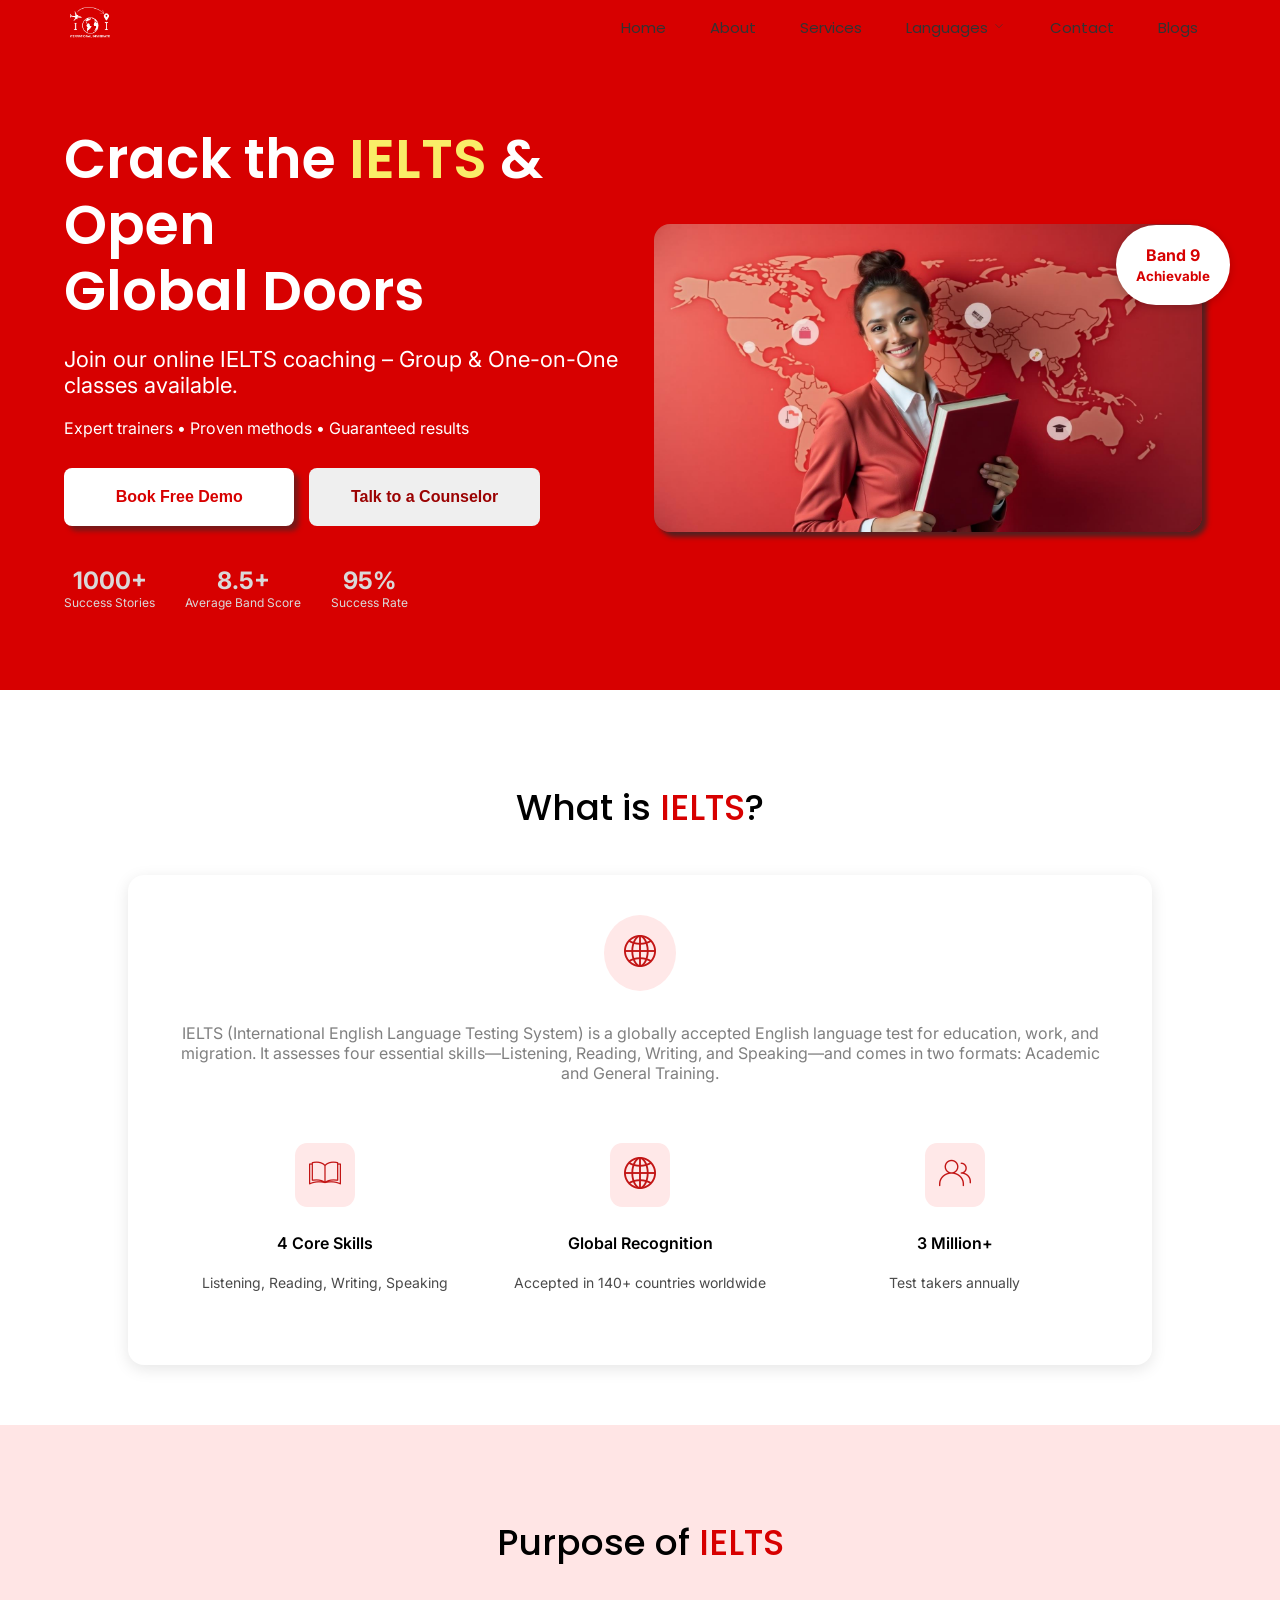
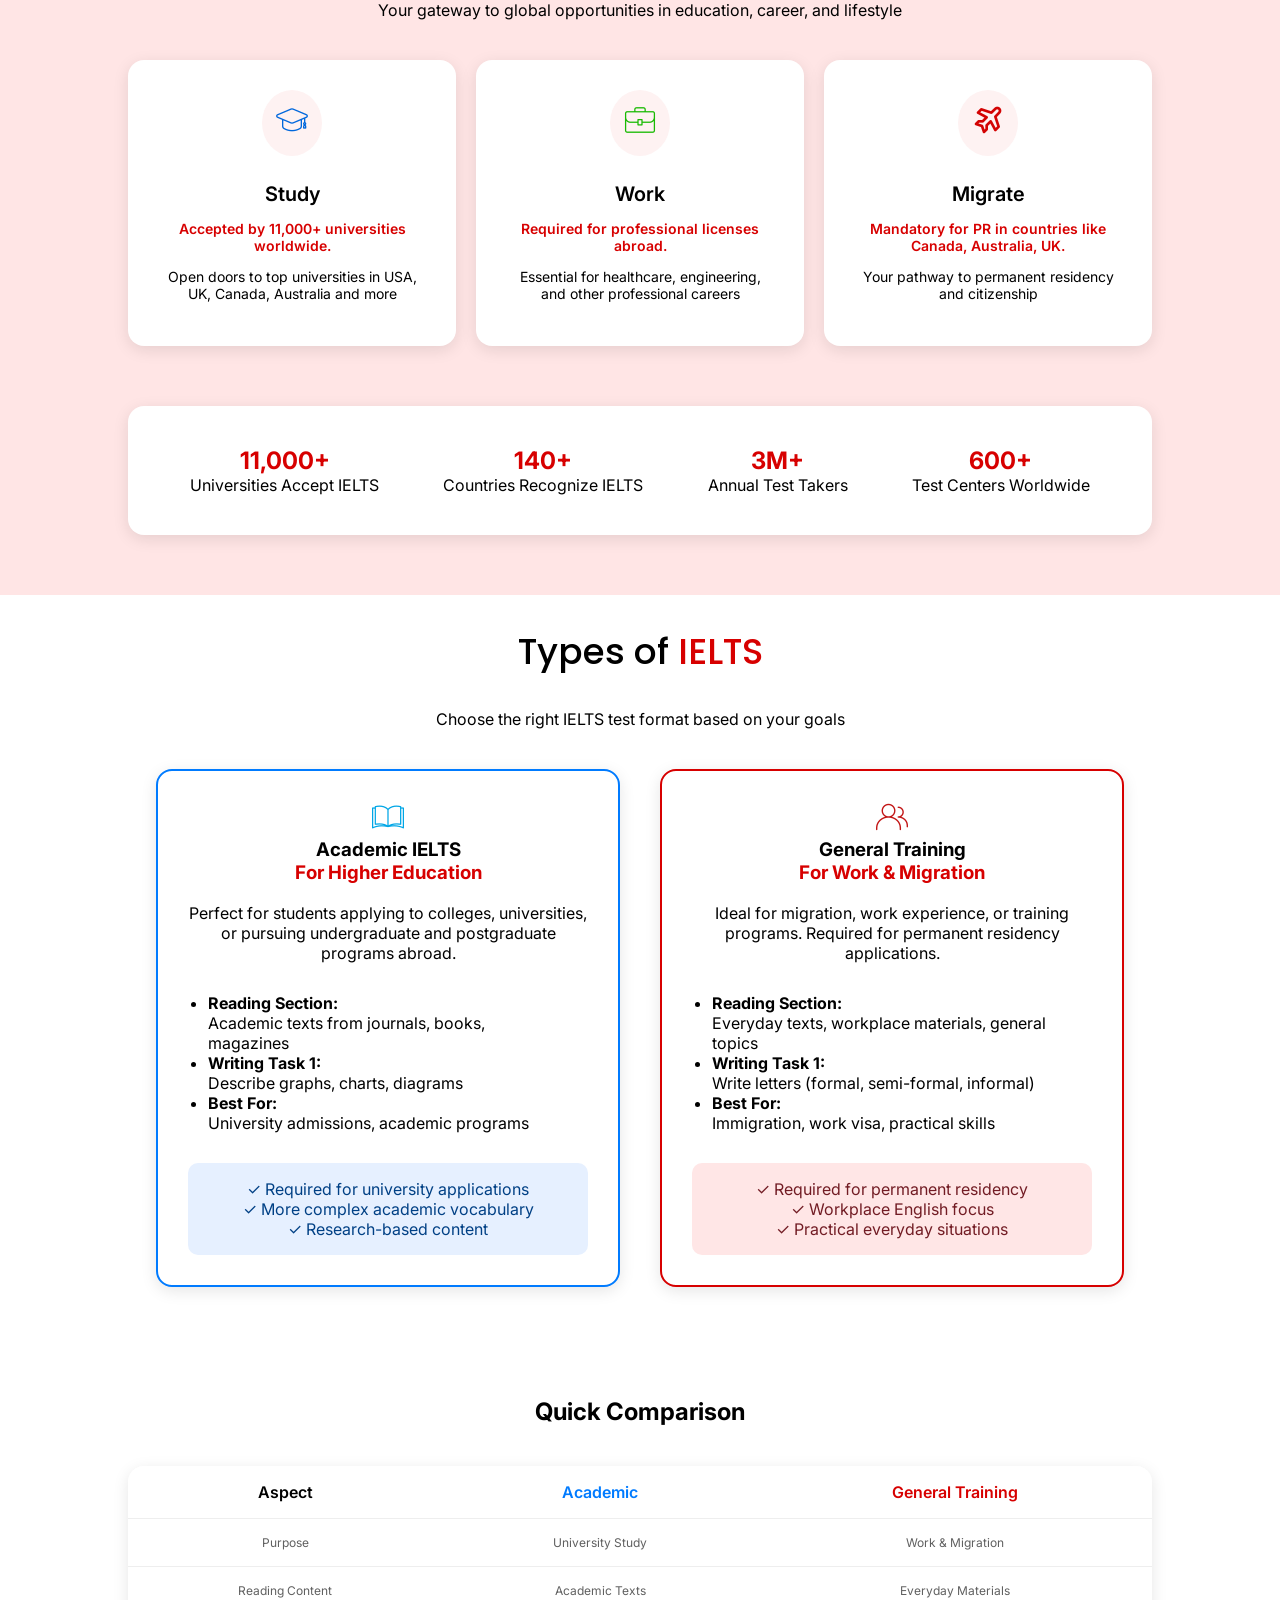
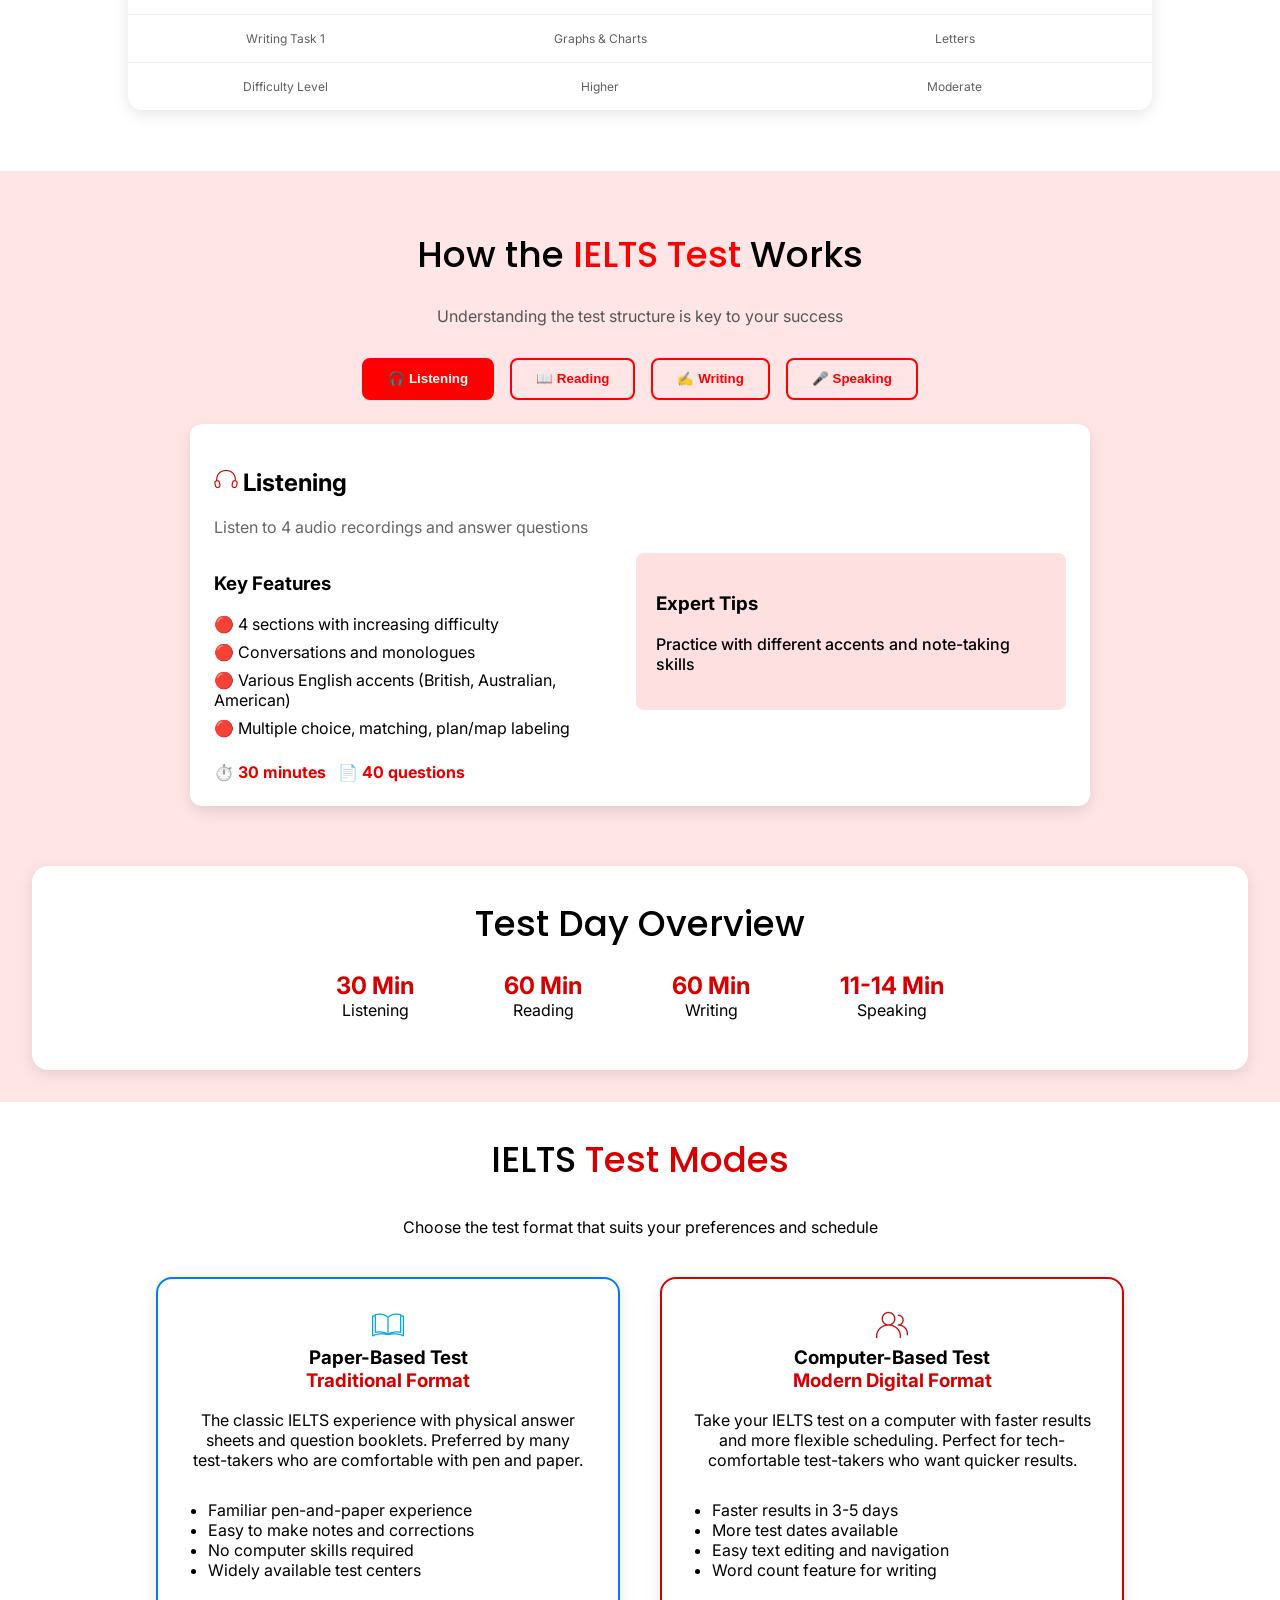
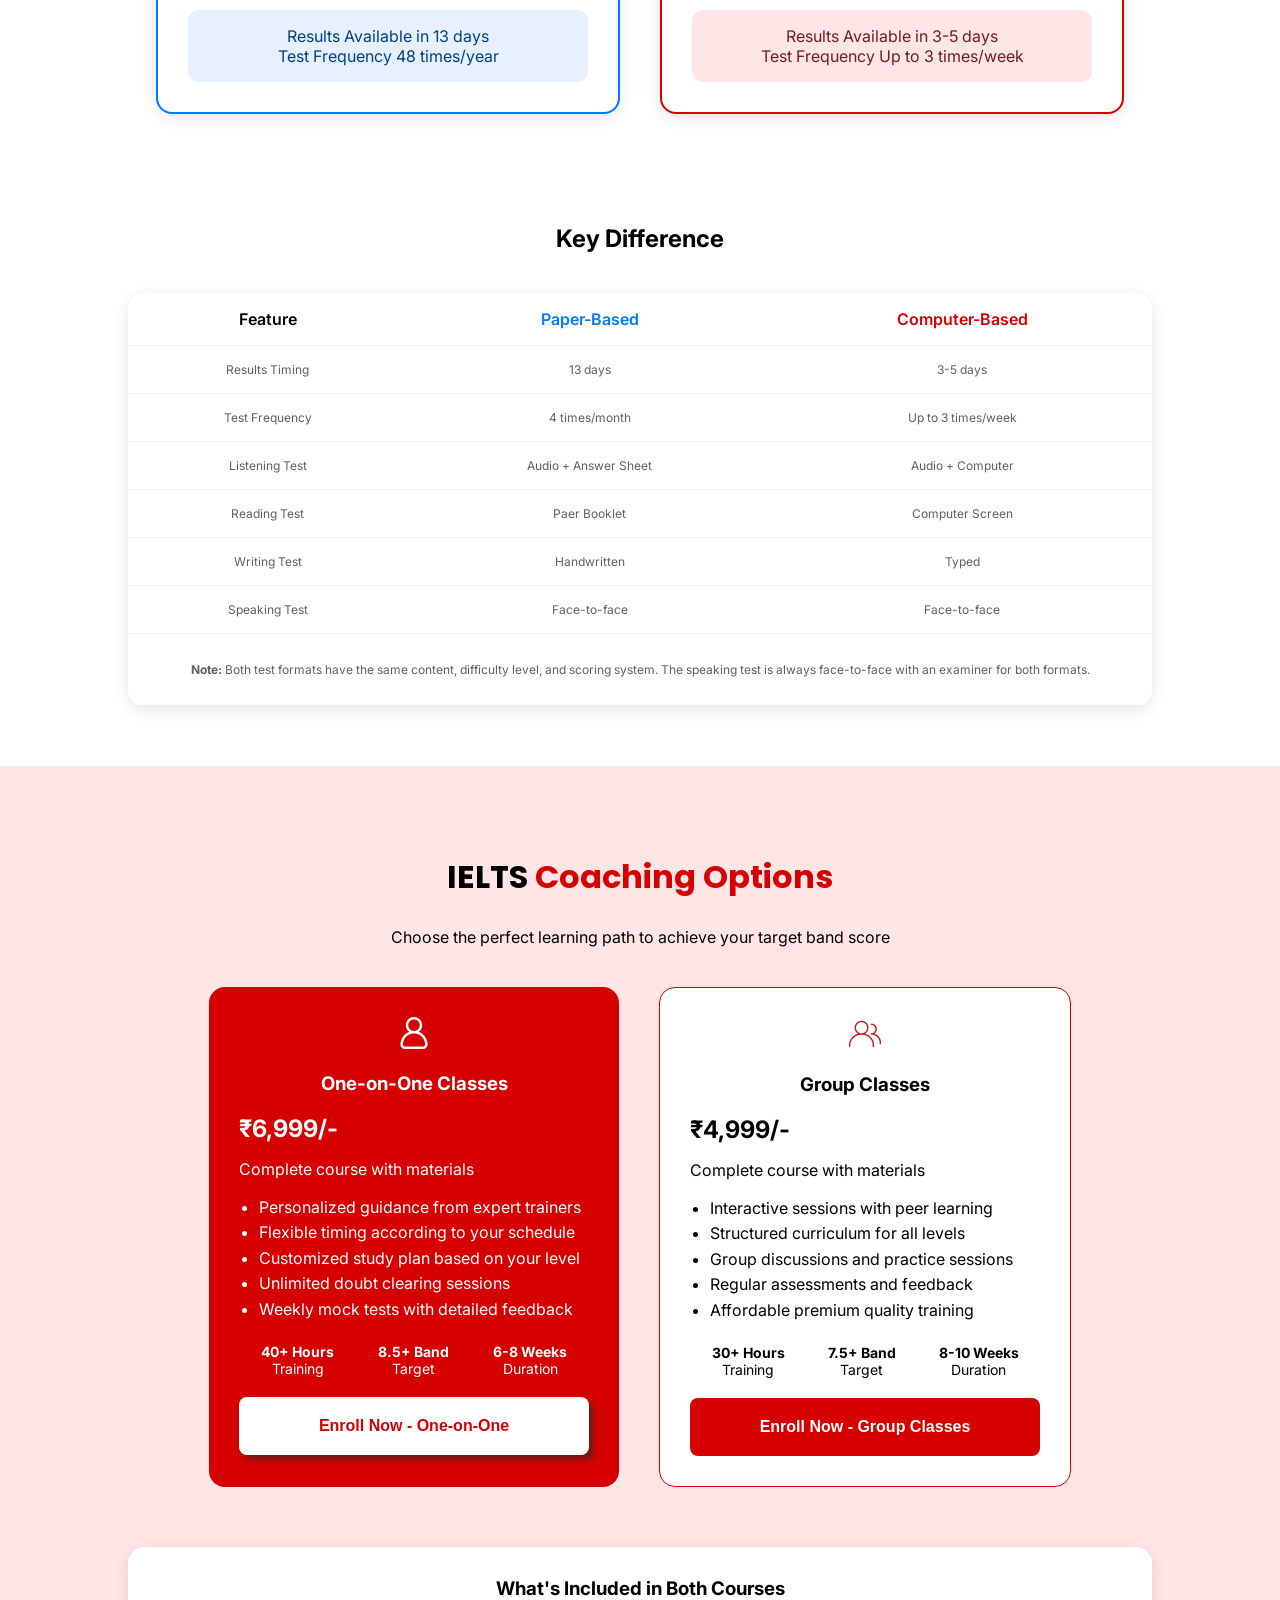
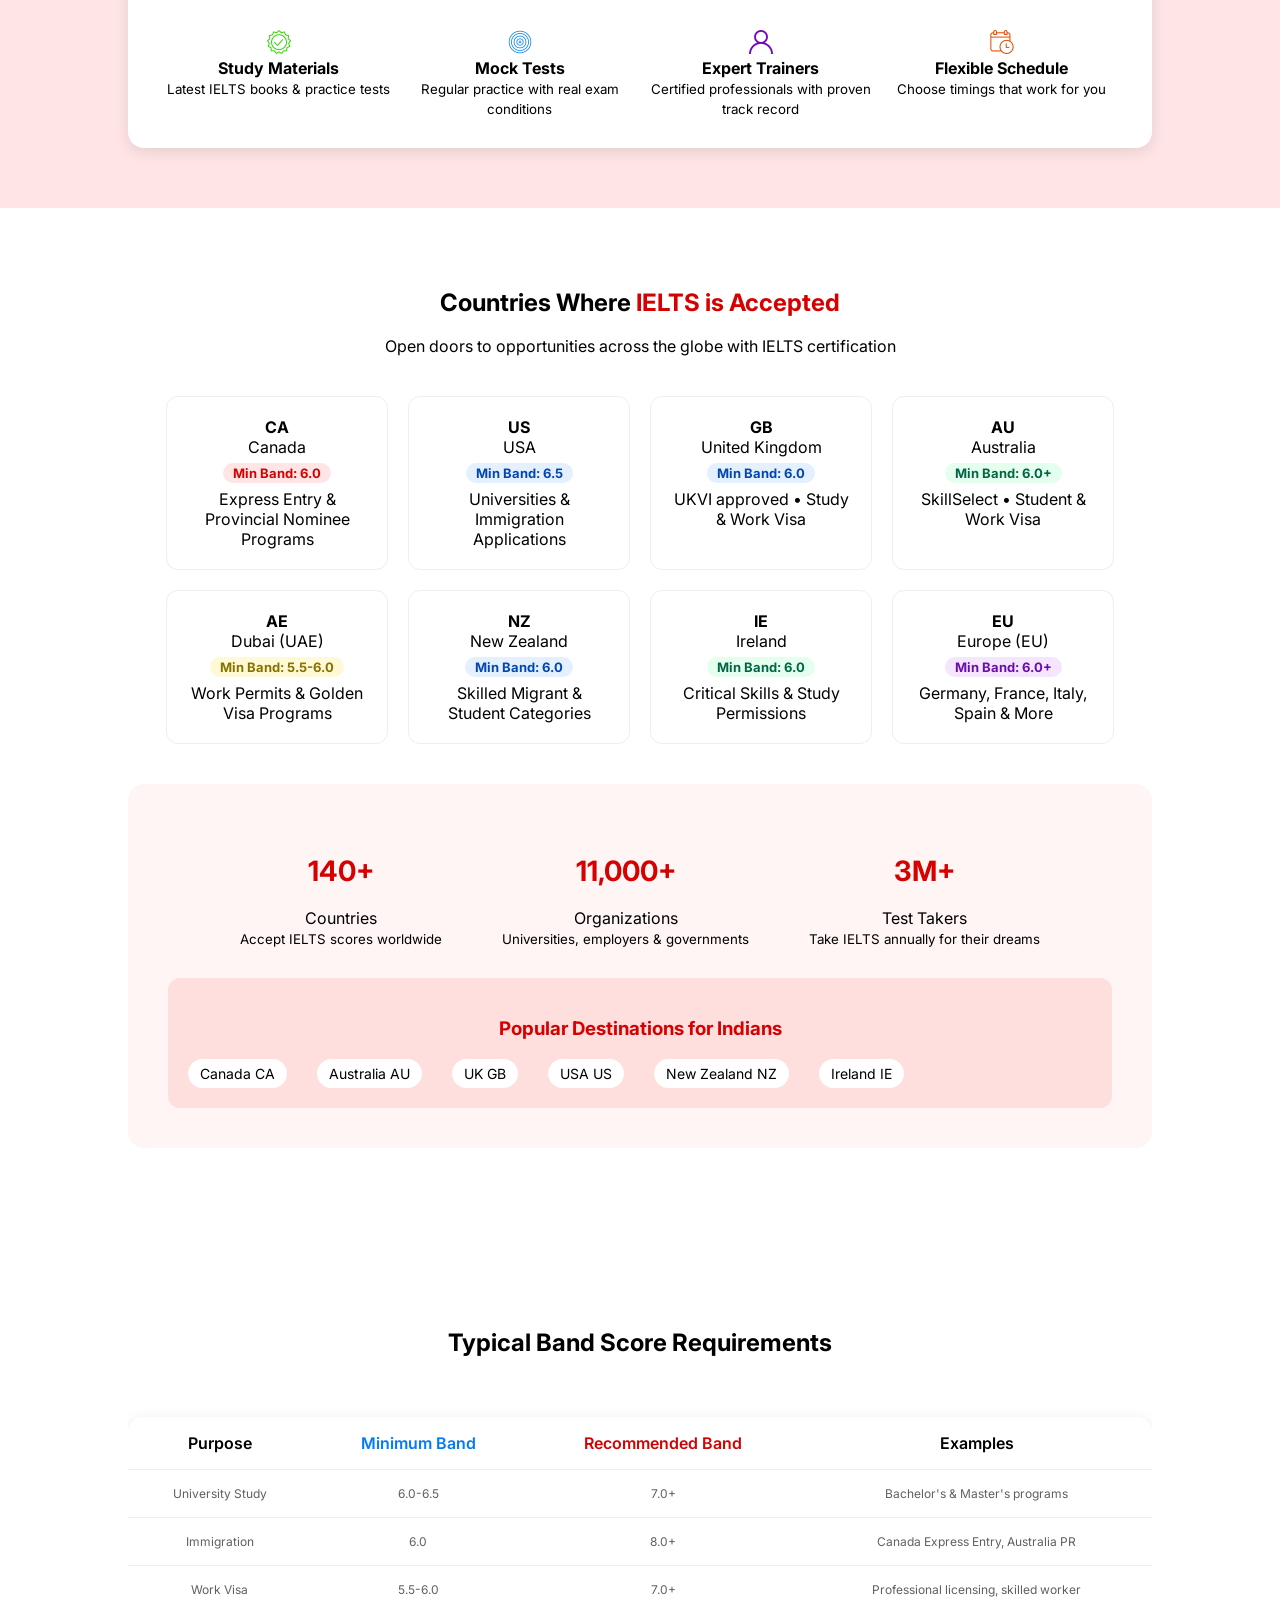
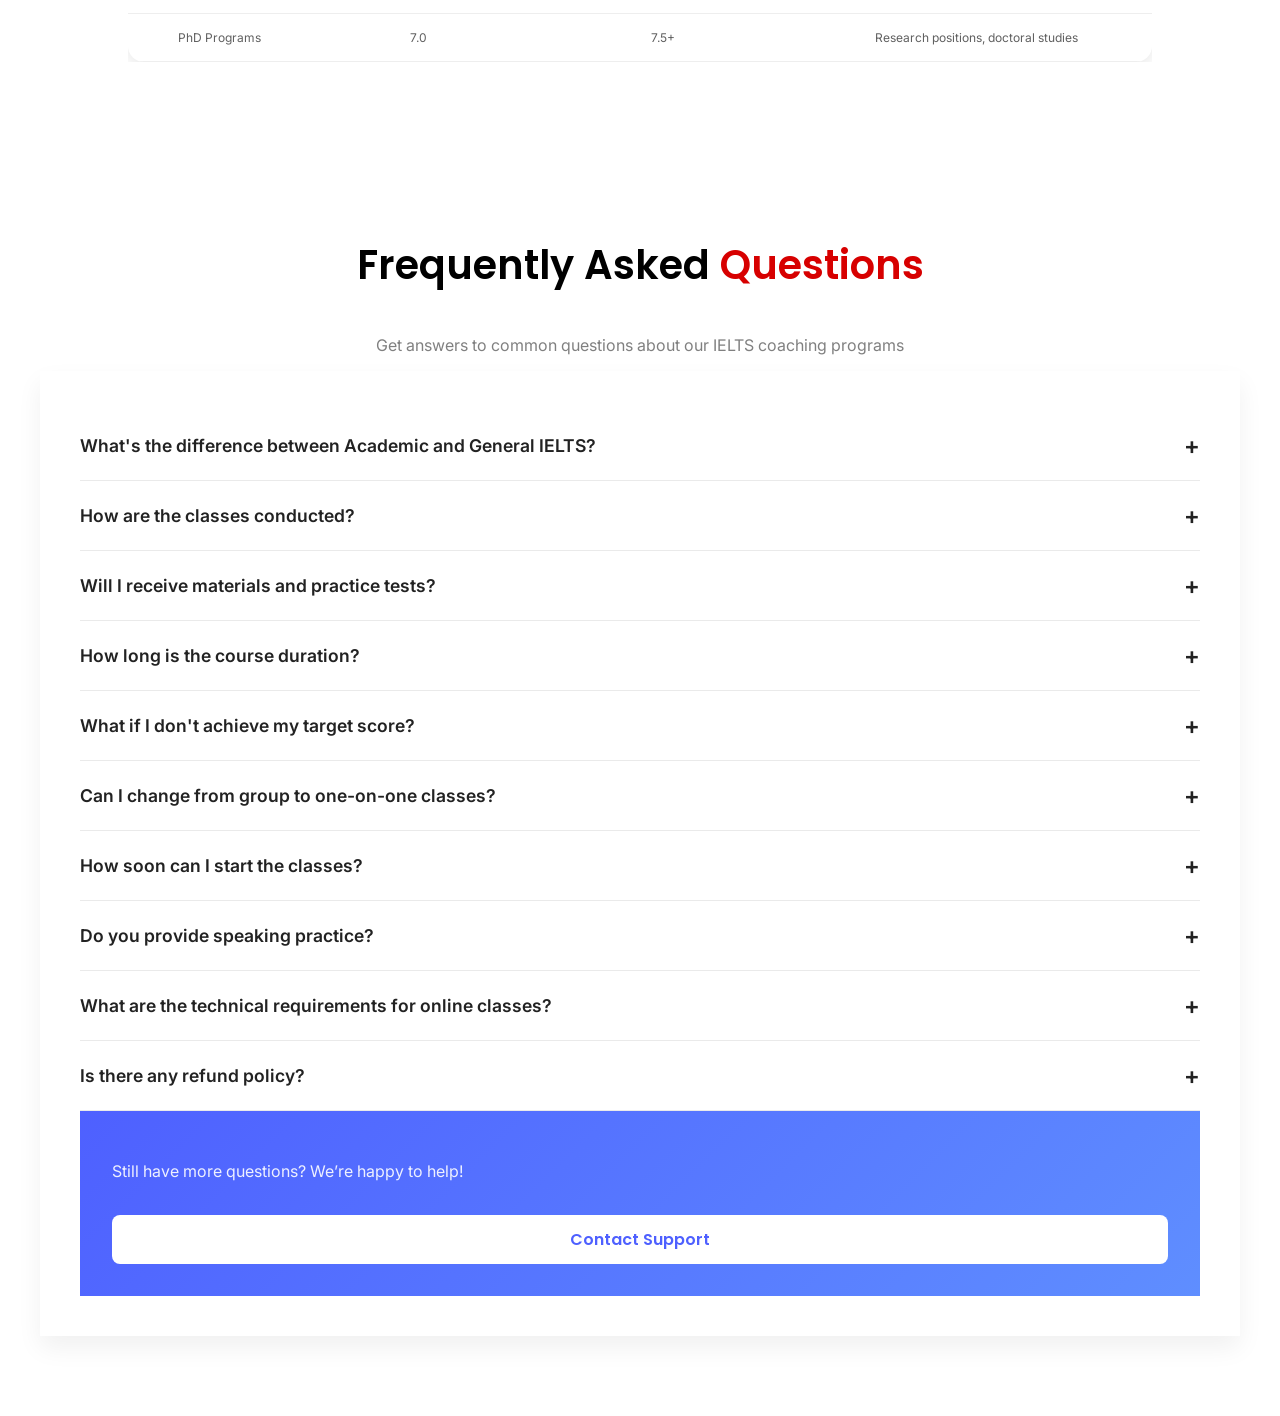
<file: index.html>
<!DOCTYPE html>
<html lang="en">
<head>
  <meta charset="UTF-8" />
  <meta name="viewport" content="width=device-width, initial-scale=1.0" />
  <title>IELTS Coaching - Hero Section</title>
  <link href="https://fonts.googleapis.com/css2?family=Inter:wght@400;600&family=Poppins:wght@600;800&display=swap" rel="stylesheet">
  <link rel="stylesheet" href="style.css">
</head>
<body>
  <!--Navbar-->
    <!-- NAV BAR++++++ -->
         <nav class="navbar">
    <div class="nav-container">
      <div class="logo"><img src="assets/logo.png" alt="LOGO"></div>

      <input type="checkbox" id="menu-toggle" />
      <label class="hamburger" for="menu-toggle">
        <span></span>
        <span></span>
        <span></span>
      </label>

      <div class="nav-links">
        <a href="index.html">Home</a>
        <a href="about.html">About</a>
        <a href="#">Services</a>

        <div class="dropdown">
          <div class="selected">Languages
            <svg class="arrow" width="14" height="14" viewBox="0 0 24 24">
              <path d="M6 9l6 6 6-6" stroke="currentColor" fill="none"/>
            </svg>
          </div>
          <div class="options">
            <a href="#">German</a>
            <a href="french.html">French</a>
            <a href="index.html">IELTS</a>
          </div>
        </div>

        <a href="contact.html">Contact</a>
        <a href="blogs.html">Blogs</a>
      </div>
    </div>
  </nav>


  <!--hero section-->
  <section class="container">
    <div class="left-content">
      <h1>Crack the <span>IELTS</span> &<br />Open <br> Global Doors</h1>
      <p class="p1">Join our online IELTS coaching – Group & One-on-One <br> classes available.<br></p>
         <p class="p2">Expert trainers • Proven methods • Guaranteed results</p>
      <div class="buttons">
        <button class="btn btn-white">Book Free Demo</button>
        <button class="btn btn-red">Talk to a Counselor</button>
      </div>
      <div class="stats">
        <div class="stat-item">
          <strong>1000+</strong>Success Stories
        </div>
        <div class="stat-item">
          <strong>8.5+</strong>Average Band Score
        </div>
        <div class="stat-item">
          <strong>95%</strong>Success Rate
        </div>
      </div>
    </div>
    <div class="right-content">
      <div class="band-badge">Band 9<br><small>Achievable</small></div>
      <img src="assets/ielts-hero-TJRuGg-5.jpg" alt="IELTS Banner Image" />
    </div>
  </section>
  <!--ABOUT ILETS SECTION-->
     <section class="about-ielts">
    <h2>What is <span>IELTS</span>?</h2>
    <div class="about-box">
      <div class="about-icon">
        <img src="assets/global.png" alt="">
      </div>
      <p>IELTS (International English Language Testing System) is a globally accepted English language test for education, work, and migration. It assesses four essential skills—Listening, Reading, Writing, and Speaking—and comes in two formats: Academic and General Training.</p>
      <div class="about-items">
        <div class="about-item">
          <div class="about-icon2"><img src="assets/book.png" alt=""></div>
          <h4>4 Core Skills</h4>
          <p>Listening, Reading, Writing, Speaking</p>
        </div>
        <div class="about-item">
          <div class="about-icon2"><img src="assets/global.png" alt=""></div>
          <h4>Global Recognition</h4>
          <p>Accepted in 140+ countries worldwide</p>
        </div>
        <div class="about-item">
          <div class="about-icon2"><img src="assets/user.png" alt=""></div>
          <h4>3 Million+</h4>
          <p>Test takers annually</p>
        </div>
      </div>
    </div>
  </section>
  <!--PURPOSE OF IELTS-->
  <section class="purpose-section">
    <h2>Purpose of <span>IELTS</span></h2>
    <p>Your gateway to global opportunities in education, career, and lifestyle</p>
    <div class="purpose-boxes">
      <div class="purpose-box">
        <div class="purpose-icon"><img src="assets/graduate.png" alt=""></div>
        <h4>Study</h4>
        <p class="purpose-highlight">Accepted by 11,000+ universities worldwide.</p>
        <p>Open doors to top universities in USA, UK, Canada, Australia and more</p>
      </div>
      <div class="purpose-box">
        <div class="purpose-icon"><img src="assets/briefcase.png" alt=""></div>
        <h4>Work</h4>
        <p class="purpose-highlight">Required for professional licenses abroad.</p>
        <p>Essential for healthcare, engineering, and other professional careers</p>
      </div>
      <div class="purpose-box">
        <div class="purpose-icon"><img src="assets/tilt.png" alt=""></div>
        <h4>Migrate</h4>
        <p class="purpose-highlight">Mandatory for PR in countries like Canada, Australia, UK.</p>
        <p>Your pathway to permanent residency and citizenship</p>
      </div>
    </div>
    <div class="purpose-stats">
      <div><strong>11,000+</strong><br>Universities Accept IELTS</div>
      <div><strong>140+</strong><br>Countries Recognize IELTS</div>
      <div><strong>3M+</strong><br>Annual Test Takers</div>
      <div><strong>600+</strong><br>Test Centers Worldwide</div>
    </div>
  </section>
  <!--TYPES OF IELTS-->
  <section class="types-section">
    <h2>Types of <span>IELTS</span></h2>
    <p>Choose the right IELTS test format based on your goals</p>
    <div class="types-grid">
      <div class="type-card academic">
        <h3><img src="assets/blue_book.png" alt=""><br> Academic IELTS<br><span style="color:#D70000;">For Higher Education</span></h3>
        <p>Perfect for students applying to colleges, universities, or pursuing undergraduate and postgraduate programs abroad.</p>
        <ul>
          <li><strong>Reading Section:</strong><br> Academic texts from journals, books,<br> magazines</li>
          <li><strong>Writing Task 1:</strong><br> Describe graphs, charts, diagrams</li>
          <li><strong>Best For:</strong><br> University admissions, academic programs</li>
        </ul>
        <div class="type-note note-academic">
          ✓ Required for university applications<br>
          ✓ More complex academic vocabulary<br>
          ✓ Research-based content
        </div>
      </div>
      <div class="type-card general">
        <h3><img src="assets/user.png" alt=""><br> General Training<br><span style="color:#D70000;">For Work & Migration</span></h3>
        <p>Ideal for migration, work experience, or training programs. Required for permanent residency applications.</p>
        <ul>
          <li><strong>Reading Section:</strong><br> Everyday texts, workplace materials, general topics</li>
          <li><strong>Writing Task 1:</strong><br> Write letters (formal, semi-formal, informal)</li>
          <li><strong>Best For:</strong><br> Immigration, work visa, practical skills</li>
        </ul>
        <div class="type-note note-general">
          ✓ Required for permanent residency<br>
          ✓ Workplace English focus<br>
          ✓ Practical everyday situations
        </div>
      </div>
    </div>
  </section>
<!--COMPARISON SECTION-->
<section class="comparison-section">
    <h2>Quick <span>Comparison</span></h2>
    <table class="comparison-table">
      <thead>
        <tr class="comparison-table-headings">
          <th>Aspect</th>
          <th>Academic</th>
          <th>General Training</th>
        </tr>
      </thead>
      <tbody>
        <tr>
          <td>Purpose</td>
          <td>University Study</td>
          <td>Work & Migration</td>
        </tr>
        <tr>
          <td>Reading Content</td>
          <td>Academic Texts</td>
          <td>Everyday Materials</td>
        </tr>
        <tr>
          <td>Writing Task 1</td>
          <td>Graphs & Charts</td>
          <td>Letters</td>
        </tr>
        <tr>
          <td>Difficulty Level</td>
          <td>Higher</td>
          <td>Moderate</td>
        </tr>
      </tbody>
    </table>
  </section>
  <!--How Ielts test work -->
 <div class="test-container">
    <h1 class="title">How the <span class="highlight">IELTS Test</span> Works</h1>
    <p class="subtitle">Understanding the test structure is key to your success</p>

    <div class="tabs">
      <button class="tab active" data-tab="listening">🎧 Listening</button>
      <button class="tab" data-tab="reading">📖 Reading</button>
      <button class="tab" data-tab="writing">✍️ Writing</button>
      <button class="tab" data-tab="speaking">🎤 Speaking</button>
    </div>

    <div class="tab-content">
      <div class="card active" id="listening">
        <h2><img src="assets/music.png" alt=""> Listening</h2>
        <p class="desc">Listen to 4 audio recordings and answer questions</p>
        <div class="info">
          <div class="features">
            <h3>Key Features</h3>
            <ul>
              <li>🔴 4 sections with increasing difficulty</li>
              <li>🔴 Conversations and monologues</li>
              <li>🔴 Various English accents (British, Australian, American)</li>
              <li>🔴 Multiple choice, matching, plan/map labeling</li>
            </ul>
          </div>
          <div class="tips">
            <h3>Expert Tips</h3>
            <p>Practice with different accents and note-taking skills</p>
          </div>
        </div>
        <div class="duration">
          ⏱️ <strong>30 minutes</strong> &nbsp;&nbsp;📄 <strong>40 questions</strong>
        </div>
      </div>

      <div class="card" id="reading">
        <h2><img src="assets/book-24px.png" alt=""> Reading</h2>
        <p class="desc">Read 3 passages and answer comprehension questions</p>
        <div class="info">
          <div class="features">
            <h3>Key Features</h3>
            <ul>
              <li>🔴 3 reading passages (2,150–2,750 words total)</li>
              <li>🔴 Academic: journals, books, magazines</li>
              <li>🔴 General: workplace, general interest texts</li>
              <li>🔴 Multiple choice, True/False/Not Given, matching</li>
            </ul>
          </div>
          <div class="tips">
            <h3>Expert Tips</h3>
            <p>Skim and scan techniques are essential for time management</p>
          </div>
        </div>
        <div class="duration">
          ⏱️ <strong>60 minutes</strong> &nbsp;&nbsp;📄 <strong>40 questions</strong>
        </div>
      </div>
      <div class="card" id="writing">
        <h2><img src="assets/writing.png" alt=""> Writing</h2>
        <p class="desc">Complete two writing tasks with different requirements</p>
        <div class="info">
          <div class="features">
            <h3>Key Features</h3>
            <ul>
              <li>🔴 Task 1: 150 words (20 minutes)</li>
              <li>🔴 Academic: Describe graphs, charts, diagrams</li>
              <li>🔴 General: Write formal, semi-formal, or informal letters</li>
              <li>🔴 Task 2: 250 words (40 minutes) - Essay writing</li>
            </ul>
          </div>
          <div class="tips">
            <h3>Expert Tips</h3>
            <p>Plan your essays and practice time management</p>
          </div>
        </div>
        <div class="duration">
          ⏱️ <strong>60 minutes</strong> &nbsp;&nbsp;📄 <strong>2 tasks</strong>
        </div>
      </div>
      <div class="card" id="speaking">
        <h2><img src="assets/microphone.png" alt=""> Speaking</h2>
        <p class="desc">Face-to-face conversation with an examiner</p>
        <div class="info">
          <div class="features">
            <h3>Key Features</h3>
            <ul>
              <li>🔴 Part 1: Introduction & familiar topics (4-5 min)</li>
              <li>🔴 Part 2: Individual long turn - speak for 2 minutes</li>
              <li>🔴 Part 3: Discussion on abstract topics (4-5 min)</li>
              <li>🔴 Assessed on fluency, vocabulary, grammar, pronunciation</li>
            </ul>
          </div>
          <div class="tips">
            <h3>Expert Tips</h3>
            <p>Practice speaking naturally and express your opinions clearly</p>
          </div>
        </div>
        <div class="duration">
          ⏱️ <strong>11-14 Minutes</strong> &nbsp;&nbsp;📄 <strong>3 Parts</strong>
        </div>
      </div>
    </div>
    <div class="testday-stats">
      <h2>Test Day Overview</h2>
      <div class="testday-text">
        <div><strong>30 Min</strong><br>Listening</div>
        <div><strong>60 Min</strong><br>Reading</div>
        <div><strong>60 Min</strong><br>Writing</div>
        <div><strong>11-14 Min</strong><br>Speaking</div>
      </div>
    </div>
  </div>

  <!--IELTS TEST MODEL-->
  <section class="types-section">
    <h2>IELTS <span>Test Modes</span></h2>
    <p>Choose the test format that suits your preferences and schedule</p>
    <div class="types-grid">
      <div class="type-card academic">
        <h3><img src="assets/blue_book.png" alt=""><br>Paper-Based Test<br><span style="color:#D70000;">Traditional Format</span></h3>
        <p>The classic IELTS experience with physical answer sheets and question booklets. Preferred by many test-takers who are comfortable with pen and paper.</p>
        <ul>
          <li> Familiar pen-and-paper experience</li>
          <li> Easy to make notes and corrections</li>
          <li> No computer skills required</li>
          <li> Widely available test centers</li>
        </ul>
        <div class="type-note note-academic">
          Results Available in 13 days<br>
          Test Frequency 48 times/year<br>
        </div>
      </div>
      <div class="type-card general">
        <h3><img src="assets/user.png" alt=""><br>Computer-Based Test<br><span style="color:#D70000;">Modern Digital Format</span></h3>
        <p>Take your IELTS test on a computer with faster results and more flexible scheduling. Perfect for tech-comfortable test-takers who want quicker results.</p>
        <ul>
          <li> Faster results in 3-5 days</li>
          <li> More test dates available</li>
          <li> Easy text editing and navigation</li>
          <li> Word count feature for writing</li>
        </ul>
        <div class="type-note note-general">
          Results Available in 3-5 days<br>
          Test Frequency Up to 3 times/week<br>
        </div>
      </div>
    </div>
  </section>

  <!--COMPARISON SECTION-->
<section class="comparison-section">
    <h2>Key <span> Difference</span></h2>
    <table class="comparison-table">
      <thead>
        <tr class="comparison-table-headings">
          <th>Feature</th>
          <th>Paper-Based</th>
          <th>Computer-Based</th>
        </tr>
      </thead>
      <tbody>
        <tr>
          <td>Results Timing</td>
          <td>13 days</td>
          <td>3-5 days</td>
        </tr>
        <tr>
          <td>Test Frequency</td>
          <td>4 times/month</td>
          <td>Up to 3 times/week</td>
        </tr>
        <tr>
          <td>Listening Test</td>
          <td>Audio + Answer Sheet</td>
          <td>Audio + Computer</td>
        </tr>
        <tr>
          <td>Reading Test</td>
          <td>Paer Booklet</td>
          <td>Computer Screen</td>
        </tr>
        <tr>
          <td>Writing Test</td>
          <td>Handwritten</td>
          <td>Typed</td>
        </tr>
        <tr>
          <td>Speaking Test</td>
          <td>Face-to-face</td>
          <td>Face-to-face</td>
        </tr>
      </tbody>
      <tr>
        <td colspan="3"><p><strong>Note: </strong> Both test formats have the same content, difficulty level, and scoring system. The speaking test is always face-to-face with an examiner for both formats.</p></td>
      </tr>
    </table>
  </section>

  <!--Coaching section-->
  <section class="coaching-options">
    <h2>IELTS <span>Coaching Options</span></h2>
    <p>Choose the perfect learning path to achieve your target band score</p>
    <div class="options-container">
      <div class="option-box one-on-one">
        <img src="assets/avatar.png" alt="">
        <h3>One-on-One Classes</h3>
        <p style="font-weight:bold;font-size:24px;margin:10px 0;text-align: left;">₹6,999/-</p>
        <p style="text-align: left;">Complete course with materials</p>
        <ul>
          <li>Personalized guidance from expert trainers</li>
          <li>Flexible timing according to your schedule</li>
          <li>Customized study plan based on your level</li>
          <li>Unlimited doubt clearing sessions</li>
          <li>Weekly mock tests with detailed feedback</li>
        </ul>
        <div class="stats-bar">
          <div><strong>40+ Hours</strong><br>Training</div>
          <div><strong>8.5+ Band</strong><br>Target</div>
          <div><strong>6-8 Weeks</strong><br>Duration</div>
        </div>
        <button class="btn btn-white" style="width:100%;">Enroll Now - One-on-One</button>
      </div>
      <div class="option-box group-class">
        <img src="assets/user.png" alt="">
        <h3>Group Classes</h3>
        <p style="font-weight:bold;font-size:24px;margin:10px 0;text-align: left;">₹4,999/-</p>
        <p style="text-align: left;">Complete course with materials</p>
        <ul>
          <li>Interactive sessions with peer learning</li>
          <li>Structured curriculum for all levels</li>
          <li>Group discussions and practice sessions</li>
          <li>Regular assessments and feedback</li>
          <li>Affordable premium quality training</li>
        </ul>
        <div class="stats-bar">
          <div><strong>30+ Hours</strong><br>Training</div>
          <div><strong>7.5+ Band</strong><br>Target</div>
          <div><strong>8-10 Weeks</strong><br>Duration</div>
        </div>
        <button class="btn btn-outline" style="width:100%;">Enroll Now - Group Classes</button>
      </div>
    </div>
    <div class="included-box">
      <h3 style="margin-top:0;">What's Included in Both Courses</h3>
      <div class="included-items">
        <div>
          <img src="assets/certified.png" alt=""><br><strong>Study Materials</strong><br>
          <small>Latest IELTS books & practice tests</small>
        </div>
        <div>
          <img src="assets/target.png" alt=""><br><strong>Mock Tests</strong><br>
          <small>Regular practice with real exam conditions</small>
        </div>
        <div>
          <img src="assets/user_purple.png" alt=""><br><strong>Expert Trainers</strong><br>
          <small>Certified professionals with proven track record</small>
        </div>
        <div>
          <img src="assets/event.png" alt=""><br><strong>Flexible Schedule</strong><br>
          <small>Choose timings that work for you</small>
        </div>
      </div>
    </div>
  </section>

  <!--Countries where ielts is accepted-->
  <section class="accepted-countries">
    <h2>Countries Where <span>IELTS is Accepted</span></h2>
    <p>Open doors to opportunities across the globe with IELTS certification</p>
    <div class="country-cards">
      <div class="country-card">
        <strong>CA</strong><br>Canada<br><span class="min-band band-red">Min Band: 6.0</span><br>Express Entry & Provincial Nominee Programs
      </div>
      <div class="country-card">
        <strong>US</strong><br>USA<br><span class="min-band band-blue">Min Band: 6.5</span><br>Universities & Immigration Applications
      </div>
      <div class="country-card">
        <strong>GB</strong><br>United Kingdom<br><span class="min-band band-blue">Min Band: 6.0</span><br>UKVI approved • Study & Work Visa
      </div>
      <div class="country-card">
        <strong>AU</strong><br>Australia<br><span class="min-band band-green">Min Band: 6.0+</span><br>SkillSelect • Student & Work Visa
      </div>
      <div class="country-card">
        <strong>AE</strong><br>Dubai (UAE)<br><span class="min-band band-yellow">Min Band: 5.5-6.0</span><br>Work Permits & Golden Visa Programs
      </div>
      <div class="country-card">
        <strong>NZ</strong><br>New Zealand<br><span class="min-band band-blue">Min Band: 6.0</span><br>Skilled Migrant & Student Categories
      </div>
      <div class="country-card">
        <strong>IE</strong><br>Ireland<br><span class="min-band band-green">Min Band: 6.0</span><br>Critical Skills & Study Permissions
      </div>
      <div class="country-card">
        <strong>EU</strong><br>Europe (EU)<br><span class="min-band band-purple">Min Band: 6.0+</span><br>Germany, France, Italy, Spain & More
      </div>
    </div>
    <div class="recognition">
      <div class="recognition-stats">
        <div><strong>140+</strong><br>Countries<br><small>Accept IELTS scores worldwide</small></div>
        <div><strong>11,000+</strong><br>Organizations<br><small>Universities, employers & governments</small></div>
        <div><strong>3M+</strong><br>Test Takers<br><small>Take IELTS annually for their dreams</small></div>
      </div>
      
      <div class="popular-tags">
        <h3>Popular Destinations for Indians</h3>
        <div class="popular-countries">
          <span>Canada CA</span>
          <span>Australia AU</span>
          <span>UK GB</span>
          <span>USA US</span>
          <span>New Zealand NZ</span>
          <span>Ireland IE</span>
        </div> 
      </div>
    </div>
  </section>
  <!--Band Score Requirement-->
<section class="comparison-section-band band-score">
    <h2>Typical Band Score Requirements</h2>
      <div class="table-responsive-band">
      <table class="comparison-table-band">
        <thead>
          <tr class="comparison-table-headings-band">
            <th>Purpose</th>
            <th>Minimum Band</th>
            <th>Recommended Band</th>
            <th>Examples</th>
          </tr>
        </thead>
        <tbody>
          <tr>
            <td>University Study</td>
            <td>6.0-6.5</td>
            <td>7.0+</td>
            <td>Bachelor's & Master's programs</td>
          </tr>
          <tr>
            <td>Immigration</td>
            <td>6.0</td>
            <td>8.0+</td>
            <td>Canada Express Entry, Australia PR</td>
          </tr>
          <tr>
            <td>Work Visa</td>
            <td>5.5-6.0</td>
            <td>7.0+</td>
            <td>Professional licensing, skilled worker</td>
          </tr>
          <tr>
            <td>PhD Programs</td>
            <td>7.0</td>
            <td>7.5+</td>
            <td>Research positions, doctoral studies</td>
          </tr>
        </tbody>
      </table>
    </div>
  </section>

  <!--FAQ SECTION-->
  <!-- %%%%%%%%%%%%%      FAQ        %%%%%%%%%%%%%%%%%%% -->
     <section class="faq-section">
    <h2 class="faq-title">Frequently Asked <span style="color: #D70000;">Questions</span></h2>
    <p style="color: gray;text-align: center;">Get answers to common questions about our IELTS coaching programs</p>

    <div class="faq-container">
      <div class="faq-questions">
        <div class="faq-item">
          <div class="faq-question">
            What's the difference between Academic and General IELTS?
            <span class="faq-icon">+</span>
          </div>
          <div class="faq-answer">
            Academic IELTS is for students applying to universities and higher education institutions. It includes academic texts in reading and graph/chart descriptions in writing. General Training IELTS is for immigration, work experience, and general purposes. It includes everyday texts and letter writing.

          </div>
        </div>
        <div class="faq-item">
          <div class="faq-question">
            How are the classes conducted?
            <span class="faq-icon">+</span>
          </div>
          <div class="faq-answer">
            Our classes are conducted online via live video sessions. One-on-one classes offer personalized attention with flexible timing, while group classes have scheduled sessions with interactive peer learning. Both include recorded sessions, study materials, and regular mock tests.

          </div>
        </div>
        <div class="faq-item">
          <div class="faq-question">
          Will I receive materials and practice tests?
            <span class="faq-icon">+</span>
          </div>
          <div class="faq-answer">
            Yes! All students receive comprehensive study materials including the latest IELTS books, practice tests, sample answers, and exclusive preparation guides. You'll also get access to our online portal with additional resources and mock test platforms.

          </div>
        </div>
        <div class="faq-item">
          <div class="faq-question">
           How long is the course duration?
            <span class="faq-icon">+</span>
          </div>
          <div class="faq-answer">
            One-on-one classes typically run for 6-8 weeks with 40+ training hours, while group classes are 8-10 weeks with 30+ hours. Duration can be customized based on your current level, target score, and test date.
          </div>
        </div>
        <div class="faq-item">
          <div class="faq-question">
            What if I don't achieve my target score?
             <span class="faq-icon">+</span>
          </div>
          <div class="faq-answer">
             We offer additional support sessions free of charge if you don't reach your target band score. Our trainers will analyze your results and provide focused coaching on weak areas until you achieve your goals.

          </div>
        </div>
        <div class="faq-item">
          <div class="faq-question">
            Can I change from group to one-on-one classes?
            <span class="faq-icon">+</span>
          </div>
          <div class="faq-answer">
            Yes, you can upgrade from group to one-on-one classes by paying the difference amount. This flexibility allows you to get personalized attention if you need extra help in specific areas.

          </div>
        </div>
        <div class="faq-item">
          <div class="faq-question">
          How soon can I start the classes?
            <span class="faq-icon">+</span>
          </div>
          <div class="faq-answer">
           Group classes have fixed start dates (new batches every 2 weeks), while one-on-one classes can start immediately based on trainer availability. We typically can arrange your first class within 24-48 hours of enrollment.
          </div>
        </div>
        <div class="faq-item">
          <div class="faq-question">
           Do you provide speaking practice?
            <span class="faq-icon">+</span>
          </div>
          <div class="faq-answer">
           Absolutely! Speaking practice is a major component of our courses. We conduct regular speaking sessions, provide feedback on pronunciation and fluency, and simulate real IELTS speaking test conditions with mock interviews.
          </div>
        </div>
        <div class="faq-item">
          <div class="faq-question">
           What are the technical requirements for online classes?
             <span class="faq-icon">+</span>
          </div>
          <div class="faq-answer">
            You need a stable internet connection, a computer/laptop with webcam and microphone, and a quiet study environment. We use user-friendly platforms that work on both computers and mobile devices.         
          </div>
        </div>
        <div class="faq-item">
          <div class="faq-question">
            Is there any refund policy?
            <span class="faq-icon">+</span>
          </div>
          <div class="faq-answer">
            Yes, we offer a 7-day money-back guarantee if you're not satisfied with our teaching quality. Refunds are processed within 10-15 business days after the refund request is approved.
          </div>
        </div>
      </div>

      <div class="faq-sidebar">
        <p>Still have more questions? We’re happy to help!</p>
        <a href="#" class="contact-btn">Contact Support</a>
      </div>
    </div>
  </section>
  <script src="script.js"></script>
</body>
</html>
</file>
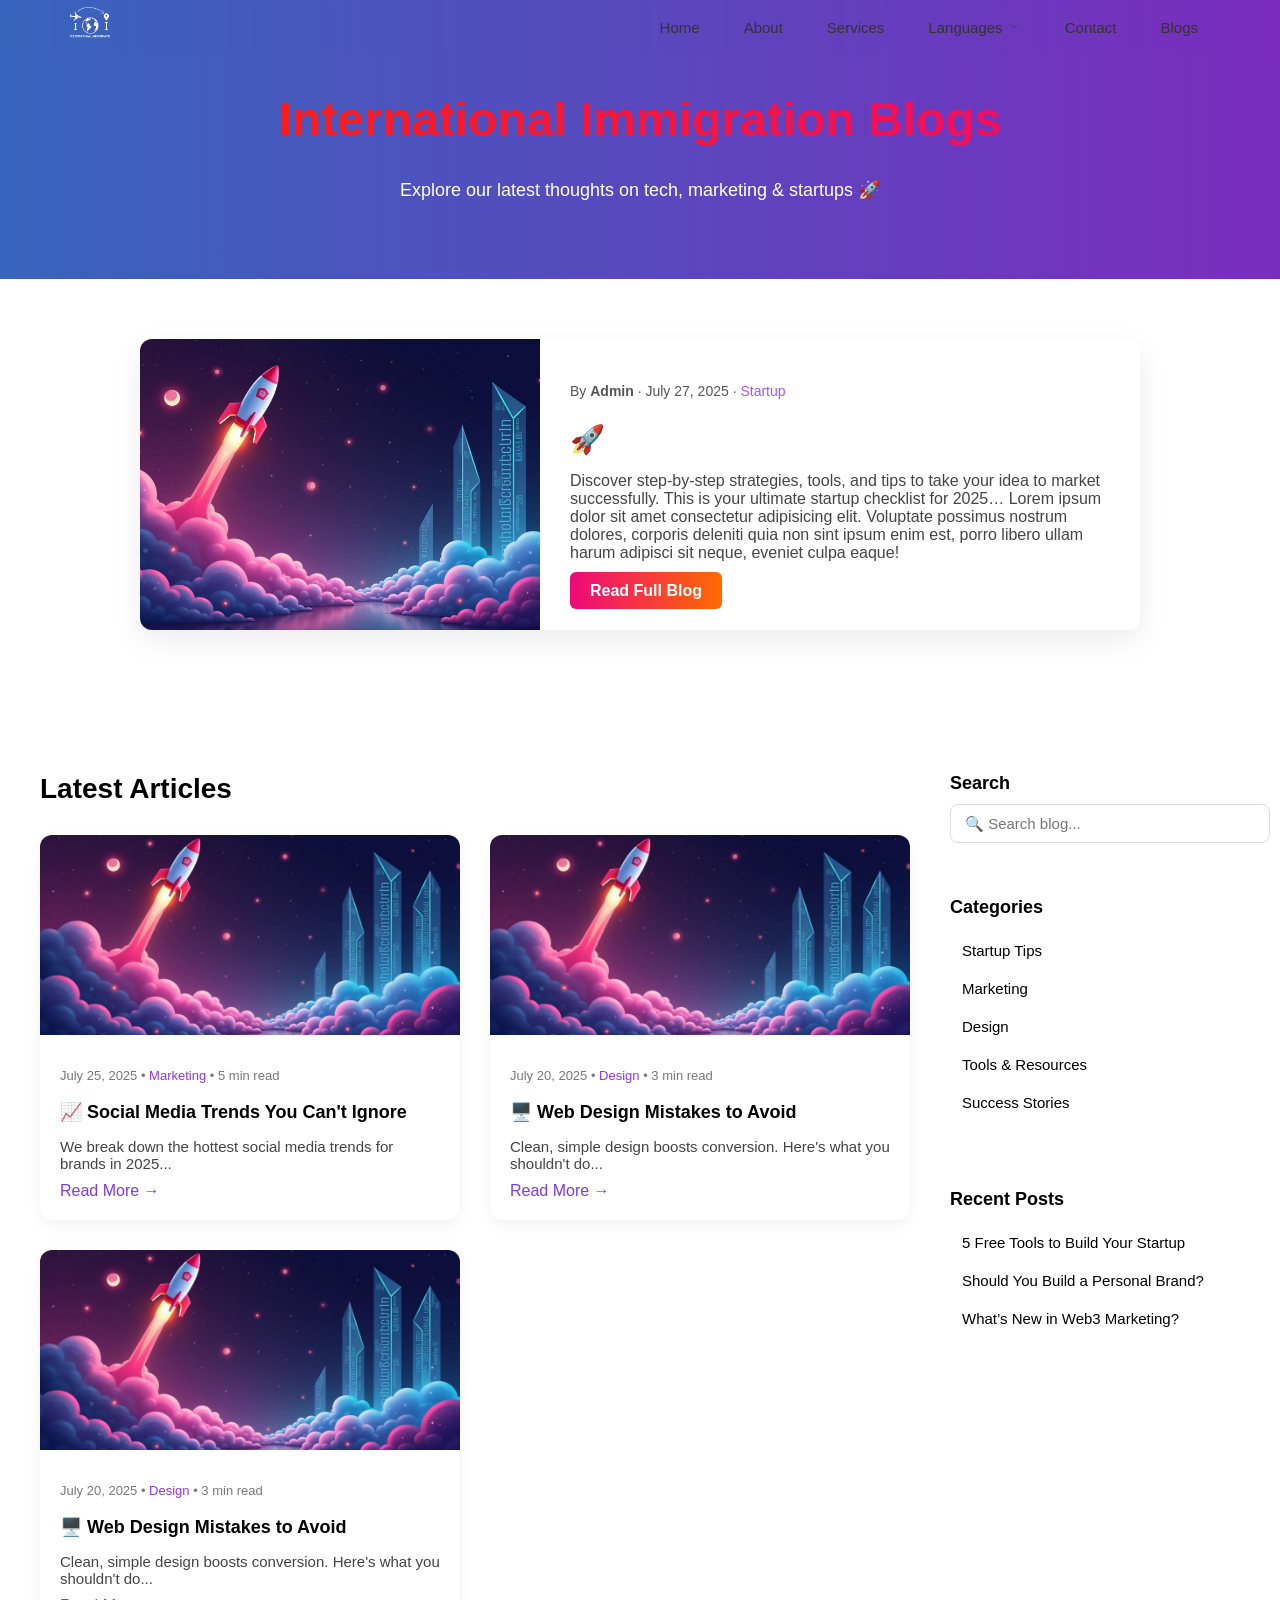
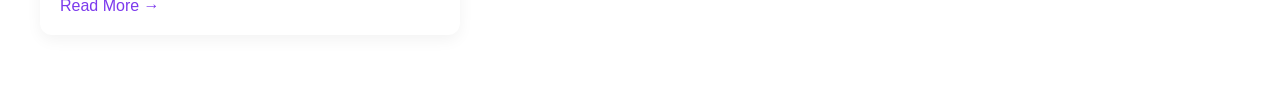
<file: blogs.html>
<!DOCTYPE html>
<html lang="en">
<head>
    <meta charset="UTF-8">
    <meta name="viewport" content="width=device-width, initial-scale=1.0">
    <title>International Immigration Blogs</title>
    <link rel="stylesheet" href="style.css">
</head>
<body>
     <!--   NAV BAR++++++ -->
         <nav class="navbar">
    <div class="nav-container">
      <div class="logo"><img src="assets/logo.png" alt="LOGO"></div>

      <input type="checkbox" id="menu-toggle" />
      <label class="hamburger" for="menu-toggle">
        <span></span>
        <span></span>
        <span></span>
      </label>

      <div class="nav-links">
        <a href="index.html">Home</a>
        <a href="about.html">About</a>
        <a href="#">Services</a>

        <div class="dropdown">
          <div class="selected">Languages
            <svg class="arrow" width="14" height="14" viewBox="0 0 24 24">
              <path d="M6 9l6 6 6-6" stroke="currentColor" fill="none"/>
            </svg>
          </div>
          <div class="options">
            <a href="#">German</a>
            <a href="french.html">French</a>
            <a href="index.html">IELTS</a>
          </div>
        </div>

        <a href="contact.html">Contact</a>
        <a href="blogs.html">Blogs</a>
      </div>
    </div>
  </nav>

  <!--blogs header-->
  <!-- Blog Header -->
  <header class="blog-header">
    <h1>International Immigration Blogs</h1>
    <p>Explore our latest thoughts on tech, marketing & startups 🚀</p>
  </header>

  <!-- Blog Card Section -->
  <section class="blog-preview">
    <div class="blog-card">
      <div class="blog-img">
        <img src="assets/blog-hero.jpg" alt="Rocket Launching" />
      </div>
      <div class="blog-content">
        <p class="meta">
          By <strong>Admin</strong> · July 27, 2025 · <span class="category">Startup</span>
        </p>
        <h2>🚀 How to Launch a Startup in 2025</h2>
        <p class="summary">
          Discover step-by-step strategies, tools, and tips to take your idea to market successfully.
          This is your ultimate startup checklist for 2025… Lorem ipsum dolor sit amet consectetur adipisicing elit. Voluptate possimus nostrum dolores, corporis deleniti quia non sint ipsum enim est, porro libero ullam harum adipisci sit neque, eveniet culpa eaque!
        </p>
        <a href="#" class="read-more-btn">Read Full Blog</a>
      </div>
    </div>
  </section>

  <!--previous blogs-->
  <section class="articles-container">
    <!-- Left Column -->
    <div class="main-articles">
      <h2>Latest Articles</h2>
      <div class="article-grid">
        <!-- Blog Card 1 -->
        <div class="article-card">
          <img src="assets/blog-hero.jpg" alt="Social Media Trends" />
          <div class="card-content">
            <p class="meta">July 25, 2025 • <span class="category">Marketing</span> • 5 min read</p>
            <h3>📈 Social Media Trends You Can't Ignore</h3>
            <p class="excerpt">
              We break down the hottest social media trends for brands in 2025...
            </p>
            <a href="#" class="read-link">Read More →</a>
          </div>
        </div>

        <!-- Blog Card 2 -->
        <div class="article-card">
          <img src="assets/blog-hero.jpg" alt="Web Design Mistakes" />
          <div class="card-content">
            <p class="meta">July 20, 2025 • <span class="category">Design</span> • 3 min read</p>
            <h3>🖥️ Web Design Mistakes to Avoid</h3>
            <p class="excerpt">
              Clean, simple design boosts conversion. Here's what you shouldn't do...
            </p>
            <a href="#" class="read-link">Read More →</a>
          </div>
        </div>

        <!-- Blog Card 3 -->
        <div class="article-card">
          <img src="assets/blog-hero.jpg" alt="Web Design Mistakes" />
          <div class="card-content">
            <p class="meta">July 20, 2025 • <span class="category">Design</span> • 3 min read</p>
            <h3>🖥️ Web Design Mistakes to Avoid</h3>
            <p class="excerpt">
              Clean, simple design boosts conversion. Here's what you shouldn't do...
            </p>
            <a href="#" class="read-link">Read More →</a>
          </div>
        </div>

        
      </div>
    </div>

    <!-- Right Sidebar -->
    <aside class="sidebar">
      <!-- Search -->
      <div class="search-box">
        <h4>Search</h4>
        <input type="text" placeholder="🔍 Search blog..." />
      </div>

      <!-- Categories -->
      <div class="categories-box">
        <h4>Categories</h4>
        <ul>
          <li>Startup Tips</li>
          <li>Marketing</li>
          <li>Design</li>
          <li>Tools & Resources</li>
          <li>Success Stories</li>
        </ul>
      </div>

      <!-- Recent Posts -->
      <div class="recent-box">
        <h4>Recent Posts</h4>
        <ul>
          <li>5 Free Tools to Build Your Startup</li>
          <li>Should You Build a Personal Brand?</li>
          <li>What’s New in Web3 Marketing?</li>
        </ul>
      </div>
    </aside>
  </section>


  <script src="script.js"></script>
</body>
</html>
</file>
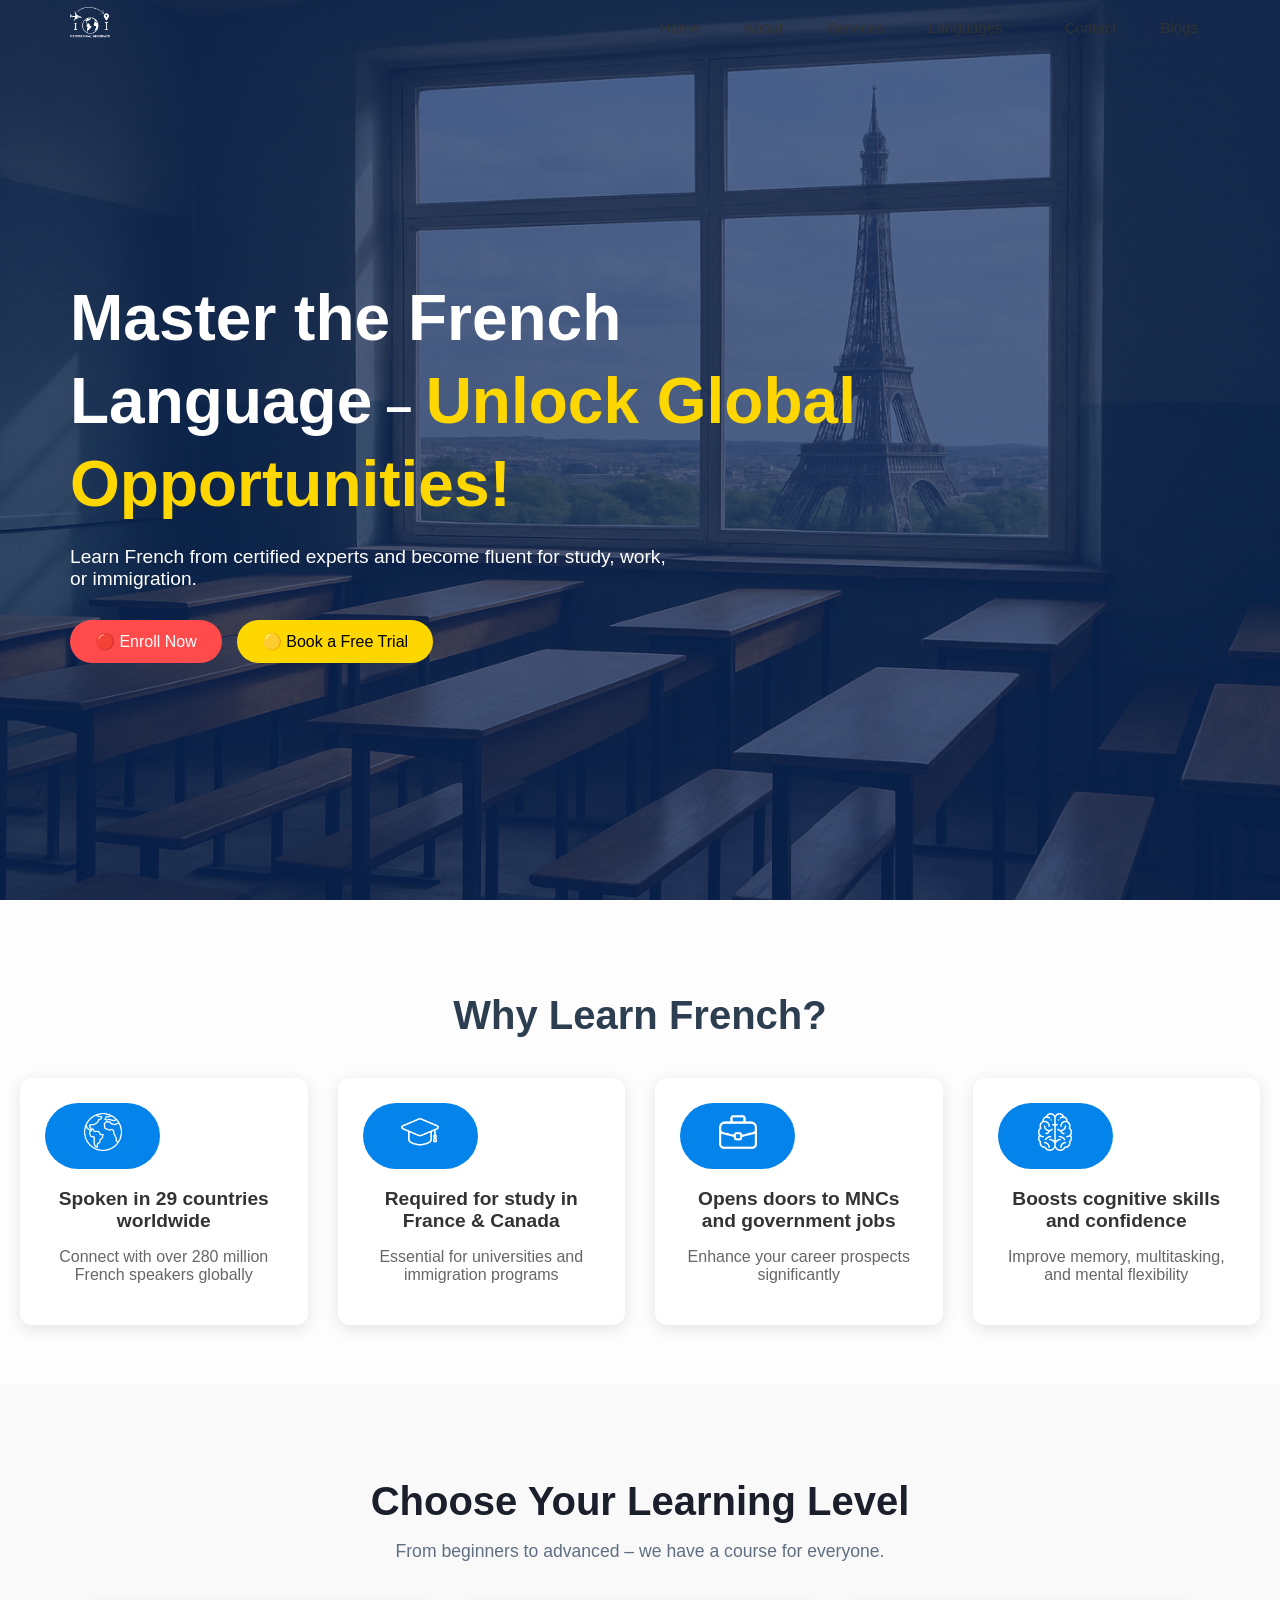
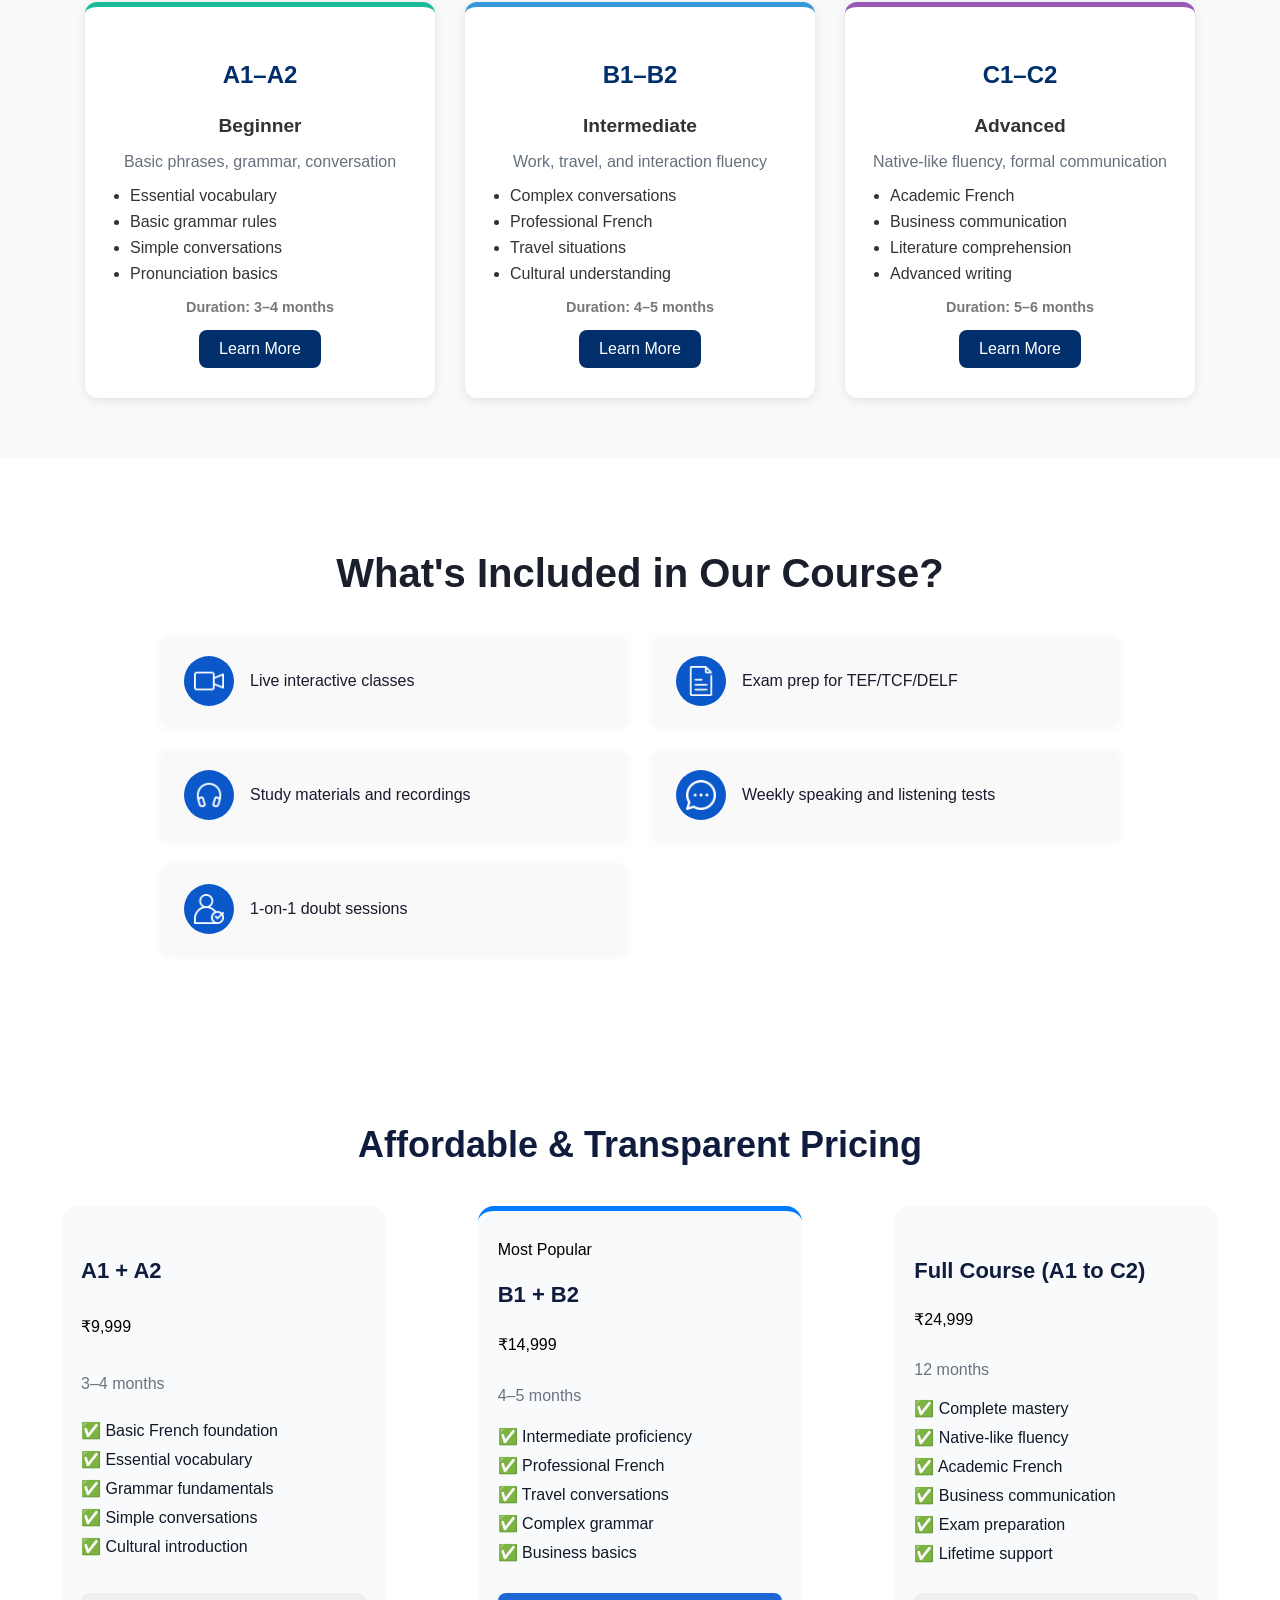
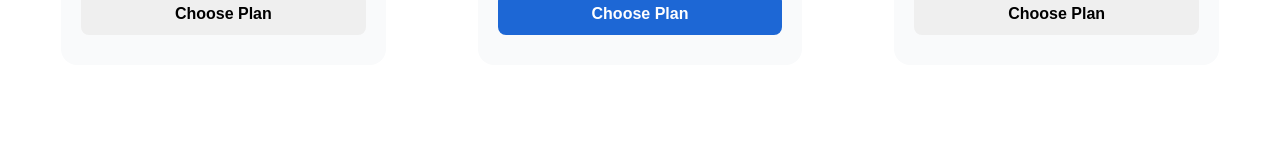
<file: french.html>
<!DOCTYPE html>
<html lang="en">
<head>
  <meta charset="UTF-8">
  <meta name="viewport" content="width=device-width, initial-scale=1">
  <title>French Language Course</title>
  <link rel="stylesheet" href="style.css">
</head>
<body>
  <!--   NAV BAR++++++ -->
         <nav class="navbar">
    <div class="nav-container">
      <div class="logo"><img src="assets/logo.png" alt="LOGO"></div>

      <input type="checkbox" id="menu-toggle" />
      <label class="hamburger" for="menu-toggle">
        <span></span>
        <span></span>
        <span></span>
      </label>

      <div class="nav-links">
        <a href="index.html">Home</a>
        <a href="about.html">About</a>
        <a href="#">Services</a>

        <div class="dropdown">
          <div class="selected">Languages
            <svg class="arrow" width="14" height="14" viewBox="0 0 24 24">
              <path d="M6 9l6 6 6-6" stroke="currentColor" fill="none"/>
            </svg>
          </div>
          <div class="options">
            <a href="#">German</a>
            <a href="#">French</a>
            <a href="#">IELTS</a>
          </div>
        </div>

        <a href="contact.html">Contact</a>
        <a href="#">Blogs</a>
      </div>
    </div>
  </nav>

  <!--Hero section-->
  <section class="french-hero-section">
    <div class="french-overlay"></div>
    <div class="french-hero-content">
      <h1><span>Master the French <br>Language</span> – <strong>Unlock Global <br>Opportunities!</strong></h1>
      <p>Learn French from certified experts and become fluent for study, work, or immigration.</p>
      <div class="french-cta-buttons">
        <button class="french-btn french-btn-primary">🔴 Enroll Now</button>
        <button class="french-btn french-btn-secondary">🟡 Book a Free Trial</button>
      </div>
    </div>
  </section>

  <!--Why learn french-->
  <section class="french-benefits-section">
    <h2 class="french-benefits-title">Why Learn French?</h2>
    <div class="french-benefits-grid">
      <div class="french-benefit-card">
        <div class="french-icon"><img src="assets/french/worldwide.png" alt=""></div>
        <h3>Spoken in 29 countries worldwide</h3>
        <p>Connect with over 280 million French speakers globally</p>
      </div>
      <div class="french-benefit-card">
        <div class="french-icon"><img src="assets/french/graduate.png" alt=""></div>
        <h3>Required for study in France & Canada</h3>
        <p>Essential for universities and immigration programs</p>
      </div>
      <div class="french-benefit-card">
        <div class="french-icon"><img src="assets/french/suitcase.png" alt=""></div>
        <h3>Opens doors to MNCs and government jobs</h3>
        <p>Enhance your career prospects significantly</p>
      </div>
      <div class="french-benefit-card">
        <div class="french-icon"><img src="assets/french/brain.png" alt=""></div>
        <h3>Boosts cognitive skills and confidence</h3>
        <p>Improve memory, multitasking, and mental flexibility</p>
      </div>
    </div>
  </section>

  <!--French level section-->
  <section class="french-levels-section">
    <h2 class="french-levels-title">Choose Your Learning Level</h2>
    <p class="french-levels-subtitle">From beginners to advanced – we have a course for everyone.</p>
    <div class="french-levels-grid">
      <div class="french-level-card beginner">
        <h3>A1–A2</h3>
        <h4>Beginner</h4>
        <p>Basic phrases, grammar, conversation</p>
        <ul>
          <li>Essential vocabulary</li>
          <li>Basic grammar rules</li>
          <li>Simple conversations</li>
          <li>Pronunciation basics</li>
        </ul>
        <p class="duration">Duration: 3–4 months</p>
        <button class="french-btn">Learn More</button>
      </div>
      <div class="french-level-card intermediate">
        <h3>B1–B2</h3>
        <h4>Intermediate</h4>
        <p>Work, travel, and interaction fluency</p>
        <ul>
          <li>Complex conversations</li>
          <li>Professional French</li>
          <li>Travel situations</li>
          <li>Cultural understanding</li>
        </ul>
        <p class="duration">Duration: 4–5 months</p>
        <button class="french-btn">Learn More</button>
      </div>
      <div class="french-level-card advanced">
        <h3>C1–C2</h3>
        <h4>Advanced</h4>
        <p>Native-like fluency, formal communication</p>
        <ul>
          <li>Academic French</li>
          <li>Business communication</li>
          <li>Literature comprehension</li>
          <li>Advanced writing</li>
        </ul>
        <p class="duration">Duration: 5–6 months</p>
        <button class="french-btn">Learn More</button>
      </div>
    </div>
  </section>

  <!--Includede in course-->
   <section class="french-inclusions-section">
    <h2 class="french-inclusions-title">What's Included in Our Course?</h2>
    <div class="french-inclusions-grid">
      <div class="french-inclusion-card">
        <div class="french-inclusion-icon"><img src="assets/french/video-camera.png" alt=""></div>
        <p>Live interactive classes</p>
      </div>
      <div class="french-inclusion-card">
        <div class="french-inclusion-icon"><img src="assets/french/document.png" alt=""></div>
        <p>Exam prep for TEF/TCF/DELF</p>
      </div>
      <div class="french-inclusion-card">
        <div class="french-inclusion-icon"><img src="assets/french/headphones.png" alt=""></div>
        <p>Study materials and recordings</p>
      </div>
      <div class="french-inclusion-card">
        <div class="french-inclusion-icon"><img src="assets/french/messenger.png" alt=""></div>
        <p>Weekly speaking and listening tests</p>
      </div>
      <div class="french-inclusion-card">
        <div class="french-inclusion-icon"><img src="assets/french/employee.png" alt=""></div>
        <p>1-on-1 doubt sessions</p>
      </div>
    </div>
  </section>

  <!--pricing section-->
  <section class="french-pricing-section">
    <h2 class="french-pricing-title">Affordable & Transparent Pricing</h2>
    <div class="french-pricing-grid">
      <div class="french-price-card">
        <h3>A1 + A2</h3>
        <p class="french-price">₹9,999</p>
        <p class="french-duration">3–4 months</p>
        <ul>
          <li>✅ Basic French foundation</li>
          <li>✅ Essential vocabulary</li>
          <li>✅ Grammar fundamentals</li>
          <li>✅ Simple conversations</li>
          <li>✅ Cultural introduction</li>
        </ul>
        <button class="french-btn">Choose Plan</button>
      </div>
      <div class="french-price-card french-most-popular">
        <div class="french-popular-badge">Most Popular</div>
        <h3>B1 + B2</h3>
        <p class="french-price">₹14,999</p>
        <p class="french-duration">4–5 months</p>
        <ul>
          <li>✅ Intermediate proficiency</li>
          <li>✅ Professional French</li>
          <li>✅ Travel conversations</li>
          <li>✅ Complex grammar</li>
          <li>✅ Business basics</li>
        </ul>
        <button class="french-btn french-btn-primary-plan">Choose Plan</button>
      </div>
      <div class="french-price-card">
        <h3>Full Course (A1 to C2)</h3>
        <p class="french-price">₹24,999</p>
        <p class="french-duration">12 months</p>
        <ul>
          <li>✅ Complete mastery</li>
          <li>✅ Native-like fluency</li>
          <li>✅ Academic French</li>
          <li>✅ Business communication</li>
          <li>✅ Exam preparation</li>
          <li>✅ Lifetime support</li>
        </ul>
        <button class="french-btn">Choose Plan</button>
      </div>
    </div>
  </section>
</body>
</html>
</file>
<file: style.css>
body {
      margin: 0;
      font-family: 'Inter', sans-serif;
      color: white;
    }
    /*Navbar*/
    /* NAVBAR)))))))))))))))))))))) */
 .navbar {
      position: fixed;
      top: 0;
      width: 100%;
      background: transparent;
      backdrop-filter: blur(1px);
      z-index: 1000;
      color: white;
    }

    .nav-container {
      display: flex;
      justify-content: space-between;
      align-items: center;
      padding: 4px 0px;
      padding-left: 70px;
    }

    .logo {
      font-size: 24px;
    }
    .logo img {
      max-height: 40px;
      height: auto;
      width: auto;
    }

    .nav-links {
      display: flex;
      gap: 20px;
      font-family: fredoka;
      align-items: center;
      font-weight: 400;
      padding-right: 70px;
      font-family: 'Poppins', sans-serif;
      font-size: 15px;
    }

    .nav-links a,
    .selected {
      position: relative;
      text-decoration: none;
      color: #333;
      padding: 8px 12px;
      border-radius: 4px;
      transition: all 0.3s ease;
      cursor: pointer;
      font-family: 'Poppins', sans-serif;
      font-size: 15px;
    }

    .nav-links a:hover,
    .selected:hover {
      background-color: rgba(255, 223, 0, 0.6);
      color: #000;
    }

    .dropdown {
      position: relative;
    }

    .options {
      position: absolute;
      top: 110%;
      left: 0;
      background: white;
      border-radius: 4px;
      box-shadow: 0 8px 16px rgba(0,0,0,0.1);
      display: none;
      flex-direction: column;
      min-width: 120px;
      z-index: 99;
    }

    .options a {
      padding: 10px 12px;
      text-decoration: none;
      color: #333;
      white-space: nowrap;
    }

    .options a:hover {
      background-color: rgba(255, 223, 0, 0.6);
      color: #000;
    }

    .dropdown:hover .options {
      display: flex;
    }

    /* Hamburger menu */
    .hamburger {
      display: none;
      flex-direction: column;
      cursor: pointer;
      gap: 5px;
      z-index: 1100;
    }

    .hamburger span {
      width: 25px;
      height: 3px;
      background: #333;
      border-radius: 3px;
      transition: all 0.3s ease;
      color: black;
    }

    /* Hamburger animation to cross */
    #menu-toggle:checked + .hamburger span:nth-child(1) {
      transform: rotate(45deg) translate(5px, 5px);
    }

    #menu-toggle:checked + .hamburger span:nth-child(2) {
      opacity: 0;
    }

    #menu-toggle:checked + .hamburger span:nth-child(3) {
      transform: rotate(-45deg) translate(6px, -6px);
    }

    /* Hide checkbox */
    #menu-toggle {
      display: none;
    }

    /* Responsive */
    @media (max-width: 768px) {
      .nav-links {
        position: absolute;
        top: 60px;
        background: rgba(255, 255, 255, 0.9);
        backdrop-filter: blur(8px);
        flex-direction: column;
        align-items: flex-start;
        padding: 20px;
        border-radius: 8px;
        display: none;
        width: 200px;
        gap: 10px;
      }

      .navbar{
        width: 100%;
      }

      #menu-toggle:checked ~ .nav-links {
        display: flex;
      }

      .hamburger {
        display: flex;
        margin-left: 60px;
      }

      .dropdown .options {
        position: static;
        display: none;
        box-shadow: none;
        background: transparent;
        padding-left: 15px;
      }

      .dropdown.active .options {
        display: flex;
      }

      .nav-container {
        padding-left: 26px;
        padding-right: 23px;
        justify-content: flex-start;
        gap: 200px;
      }
    }

    /*Hero section*/
    .container {
      display: flex;
      flex-wrap: wrap;
      justify-content: space-between;
      align-items: center;
      padding: 80px 5%;
      background-color: #D70000;
      margin-bottom: 0px;
    }
    .left-content {
      flex: 1;
      min-width: 300px;
    }
    .left-content h1 {
      font-family: 'Poppins', sans-serif;
      font-size: 55px;
      font-weight: 600;
      line-height: 1.2;
      margin-bottom: 20px;
    }
    .left-content h1 span {
      color: #f9ed68;
    }
    .left-content .p1 {
      font-size: 22px;
      margin-bottom: 20px;
    }
    .left-content .p2{
        margin-bottom: 30px;
    }
    .buttons {
      display: flex;
      gap: 15px;
      margin-bottom: 40px;
    }
    .btn {
      padding: 20px 28px;
      border: none;
      font-size: 16px;
      font-weight: 600;
      border-radius: 8px;
      cursor: pointer;
      transition: 0.3s;
      width: 40%;
    }
    .btn-red {
      color: #9b0202;
    }
    .btn-white {
      background-color: transparent;
      box-shadow: 5px 5px 5px #761818;
      color: rgb(255, 255, 255);
    }
    .btn-red:hover {
      color: white;
      background-color: #d30303;
      box-shadow: 5px 5px 5px #761818;
        transform: scale(1.1);
    }
    .btn-white:hover{
        transform: scale(1.1);
    }
    .stats {
      display: flex;
      gap: 30px;
      font-size: 12px;
      
    }
    .stat-item {
      text-align: center;
      color: rgb(218, 216, 216);
    }
    .stat-item strong {
      display: block;
      font-size: 24px;
      font-weight: 700;
    }
    .right-content {
      flex: 1;
      text-align: center;
    }
    .right-content img {
      max-width: 95%;
      border-radius: 16px;
      margin-top: 70px;
      box-shadow: 5px 5px 5px rgb(84, 31, 31);
      transition: .5s ease;
    }
    .right-content img:hover{
        box-shadow: none;
        margin-top: 60px;
    }
    .band-badge {
      position: absolute;
      right: 50px;
      top: 25%;
      background: rgb(255, 255, 255);
      color: #D70000;
      font-weight: 700;
      padding: 20px 20px;
      border-radius: 80px;
      box-shadow: 0 2px 8px rgba(0,0,0,0.2);
    }
    .wave img{
      width: 100%;
      height: 150px;
    }
    @media (max-width: 768px) {
      .container {
        flex-direction: column;
        padding: 40px 5%;
      }
      .left-content{
        text-align: center;
      }
      .left-content h1 {
        font-size: 36px;
      }
      .buttons{
        flex-direction: column;
      }
      .btn{
        width: 100%;
      }
      .band-badge{
        display: none;
      }
    }
    /*ABOUT ILETS*/
    .about-ielts {
      padding: 60px 10%;
      text-align: center;
      color: black;
    }
    .about-ielts h2 {
      font-family: 'Poppins', sans-serif;
      font-size: 36px;
      font-weight: 500;
    }
    .about-ielts h2 span {
      color: #D70000;
    }
    .about-box {
      background: white;
      border-radius: 16px;
      box-shadow: 0 4px 16px rgba(0, 0, 0, 0.1);
      padding: 40px;
      margin-top: 40px;
    }
    .about-box p{
        color: gray;
    }
    .about-icon {
      background: #FFE8E8;
      padding: 20px;
      border-radius: 50%;
      display: inline-block;
      margin-bottom: 16px;
    }
    .about-icon2 {
      background: #FFE8E8;
      padding: 14px;
      border-radius: 20%;
      display: inline-block;
      margin-bottom: 16px;
    }
    .about-items {
      display: flex;
      justify-content: space-around;
      flex-wrap: wrap;
      margin-top: 40px;
    }
    .about-item {
      flex: 1;
      min-width: 200px;
      margin: 20px;
    }
    .about-item h4 {
      margin-top: 10px;
      font-weight: 600;
    }
    .about-item p {
      font-size: 14px;
      color: #4a4a4a;
    }

    /*PURPOSE SECTION*/
    .purpose-section {
      background-color: #ffe5e5;
      padding: 60px 10%;
      text-align: center;
      color: black;
    }
    .purpose-section h2 {
      font-size: 36px;
      font-family: 'Poppins', sans-serif;
      font-weight: 500;
    }
    .purpose-section h2 span {
      color: #D70000;
    }
    .purpose-boxes {
      display: flex;
      flex-wrap: wrap;
      justify-content: center;
      gap: 20px;
      margin-top: 40px;
    }
    .purpose-box {
      background: white;
      border-radius: 16px;
      padding: 30px;
      max-width: 300px;
      flex: 1;
      box-shadow: 0 4px 16px rgba(0, 0, 0, 0.1);
      transition: .3s ease;
    }
    .purpose-box:hover{
        box-shadow: 5px 5px 5px #cf5252;
        transform: scale(1.05);
        z-index: 12;
    }
    .purpose-icon {
      background: #fef2f2;
      padding: 14px;
      border-radius: 50%;
      display: inline-block;
      font-size: 24px;
      margin-bottom: 16px;
    }
    .purpose-box h4 {
      margin: 10px 0;
      font-size: 20px;
      font-weight: 600;
    }
    .purpose-box p {
      font-size: 14px;
    }
    .purpose-highlight {
      font-weight: 600;
      color: #D70000;
    }
    .purpose-stats {
      margin-top: 60px;
      display: flex;
      justify-content: space-around;
      flex-wrap: wrap;
      background: white;
      padding: 30px;
      border-radius: 16px;
      box-shadow: 0 4px 16px rgba(0, 0, 0, 0.1);
    }
    .purpose-stats div {
      text-align: center;
      margin: 10px 20px;
    }
    .purpose-stats strong {
      font-size: 24px;
      color: #D70000;
    }
    @media (max-width: 767px){
        .purpose-boxes{
            flex-direction: column;
        }
    }

    /*Types section*/
    .types-section{
      text-align: center;
      color: black;
    }
    .types-section h2{
        font-size: 36px;
      font-family: 'Poppins', sans-serif;
        font-weight: 500;
    }
    .types-section h2 span{
        color: #D70000;
    }
    .types-grid {
      display: flex;
      justify-content: center;
      gap: 40px;
      flex-wrap: wrap;
      margin-top: 40px;
    }
    .type-card {
      border-radius: 16px;
      background-color: #fff;
      box-shadow: 0 4px 16px rgba(0, 0, 0, 0.1);
      padding: 30px;
      max-width: 400px;
      flex: 1;
      max-height: 65%;
      transition: .3s ease;
      margin-bottom: 30px;
    }
    .type-card:hover{
        box-shadow: 5px 5px 5px #cf5252;
        transform: scale(1.05);
        z-index: 12;
    }
    .type-card h3 {
      margin-top: 0;
    }
    .type-card ul {
      text-align: left;
      padding-left: 20px;
      margin-top: 30px;
    }
    .type-note {
      margin-top: 30px;
      padding: 16px;
      border-radius: 10px;
    }
    .academic {
      border: 2px solid #007bff;
    }
    .general {
      border: 2px solid #D70000;
    }
    .note-academic {
      background-color: #e6f0ff;
      color: #004085;
    }
    .note-general {
      background-color: #ffe6e6;
      color: #721c24;
    }
    @media (max-width: 767px){
        .type-card{
            max-width: 250px;
        }
        .types-grid{
          flex-direction: column;
          padding: 20px;
        }
    }

  /*Comparison section*/
  .comparison-section {
      padding: 60px 10%;
      text-align: center;
    }
    .comparison-section h2{
      color: black;
    }
    .comparison-table {
      width: 100%;
      border-collapse: collapse;
      margin-top: 40px;
      background: white;
      border-radius: 16px;
      box-shadow: 0 4px 16px rgba(0, 0, 0, 0.1);
      overflow: hidden;
    }
    .comparison-table-headings th:first-child{
      color: black;
      text-align: center;
    }
    .comparison-table-headings th:nth-child(2){
      color: #007bff;
      text-align: center;
    }
    .comparison-table-headings th:nth-child(3){
      color: #D70000;
      text-align: center;
    }
    .comparison-table-headings th:nth-child(4){
      color: black;
      text-align: center;
    }
    .comparison-table th, .comparison-table td {
      padding: 16px;
      border-bottom: 1px solid #eee;
    }
    .comparison-table th {
      background-color: #fff;
      text-align: left;
      font-weight: 600;
    }
    .comparison-table tr td{
      color: rgb(96, 96, 96);
      font-size: 12px;
      text-align: center;
    }
    /*Test Section */
    .test-container {
      background-color: #ffe5e5;
  margin: auto;
  padding: 2rem;
  text-align: center;
  color: black;
}
.test-container h1{
  font-size: 36px;
      font-family: 'Poppins', sans-serif;
        font-weight: 500;
}

.title {
  font-size: 2rem;
  font-weight: bold;
  color: black;
}

.highlight {
  color: red;
}

.subtitle {
  color: #555;
  margin-bottom: 2rem;
}

.tabs {
  display: flex;
  justify-content: center;
  gap: 1rem;
  margin-bottom: 1.5rem;
}

.tab {
  padding: 0.7rem 1.5rem;
  border: 2px solid red;
  border-radius: 8px;
  background-color: transparent;
  cursor: pointer;
  transition: all 0.3s ease;
  font-weight: bold;
  color: red;
}

.tab.active {
  background-color: red;
  color: white;
}

.tab-content {
  width: 100%;
  max-width: 900px;
  margin: auto;
  justify-self: center;
}

.card {
  display: none;
  animation: popIn 0.5s ease forwards;
  background: white;
  padding: 1.5rem;
  border-radius: 12px;
  box-shadow: 0 6px 15px rgba(0,0,0,0.1);
  text-align: left;
  width: 100%;
  max-width: 100%;
  box-sizing: border-box;
}

.card.active {
  display: block;
}

.desc {
  color: #666;
  margin-bottom: 1rem;
}

.info {
  display: flex;
  justify-content: space-between;
  flex-wrap: wrap;
  gap: 2rem;
  margin-bottom: 1rem;
}

.features, .tips {
  flex: 1;
}

.features ul {
  list-style: none;
  padding: 0;
  margin: 0;
}

.features li {
  margin: 0.5rem 0;
}

.tips {
  background: #ffe0e0;
  padding: 20px;
  border-radius: 8px;
  font-weight: 500;
  height: fit-content;
}

.duration {
  margin-top: 1rem;
  font-weight: bold;
  color: #e60000;
}
.testday-stats {
      margin-top: 60px;
      justify-content: space-around;
      flex-wrap: wrap;
      background: white;
      padding: 30px;
      border-radius: 16px;
      box-shadow: 0 4px 16px rgba(0, 0, 0, 0.1);
    }
    .testday-text{
      display: flex;
      justify-content: center;
      gap: 50px;
      margin-top: 10px;
    }
    .testday-stats div {
      text-align: center;
      margin: 10px 20px;
    }
    .testday-stats strong {
      font-size: 24px;
      color: #D70000;
    }
    .testday-stats h2{
      display: inline;
    }
    .testday-stats h2{
        font-size: 36px;
      font-family: 'Poppins', sans-serif;
        font-weight: 500;
    }
@keyframes popIn {
  0% {
    opacity: 0;
    transform: translateY(20px);
  }
  100% {
    opacity: 1;
    transform: translateY(0);
  }
}
 @media (max-width: 767px) {
  .tab-content{
    width: 100%;
    padding: 0 10px;
  }
  .tabs{
    flex-direction: column;
  }
  .info{
    flex-direction: column;
  }
  .card{
    justify-self: center;
  }
  .testday-text{
    flex-direction: column;
    align-items: center;
  }
}

/*Coaching */
 .coaching-options {
      background-color: #ffe5e5;
      padding: 60px 10%;
      text-align: center;
      color: black;
    }
    .coaching-options h2 {
      font-family: 'Poppins', sans-serif;
      font-size: 32px;
      color: black;
    }
    .coaching-options h2 span {
      color: #D70000;
    }
    .options-container {
      display: flex;
      flex-wrap: wrap;
      justify-content: center;
      gap: 40px;
      margin-top: 40px;
    }
    .option-box {
      padding: 30px;
      border-radius: 16px;
      max-width: 350px;
      flex: 1;
    }
    .one-on-one {
      background: #D70000;
      color: white;
    }
    .group-class {
      background: white;
      color: black;
      border: 1px solid #D70000;
    }
    .option-box ul {
      text-align: left;
      padding-left: 20px;
      line-height: 1.6;
    }
    .option-box .stats-bar {
      display: flex;
      justify-content: space-around;
      margin: 20px 0;
      font-size: 14px;
    }
    .included-box {
      background: white;
      margin-top: 60px;
      padding: 30px;
      border-radius: 16px;
      box-shadow: 0 4px 16px rgba(0, 0, 0, 0.1);
      gap: 20px;
    }
    .included-items {
      display: flex;
      justify-content: space-around;
      flex-wrap: wrap;
      margin-top: 30px;
    }
    .included-items div {
      text-align: center;
      flex: 1;
      min-width: 150px;
    }
    .btn-white{
      background-color: white;
      color: #D70000;
    }
    .btn-outline{
      background-color: #D70000;
      color: white;
      transition: 0.3s ease;
    }
    .btn-outline:hover{
      transform: scale(1.05);
    }
    /*Accepted countries*/
    .accepted-countries {
      text-align: center;
      padding: 60px 10%;
      color: black;
    }
    .accepted-countries h2 span {
      color: #D70000;
    }
    .country-cards {
      display: flex;
      flex-wrap: wrap;
      gap: 20px;
      justify-content: center;
      margin: 40px 0;
    }
    .country-card {
      border: 1px solid #eee;
      border-radius: 12px;
      padding: 20px;
      width: 180px;
      text-align: center;
      transition: 0.3s ease;
    }
    .country-card:hover{
      transform: scale(1.05);
      box-shadow: 5px 5px 5px #721c24;
    }
    .min-band {
      font-weight: bold;
      display: inline-block;
      margin: 6px 0;
      padding: 2px 10px;
      border-radius: 12px;
      font-size: 13px;
    }
    .band-red { background-color: #ffe5e5; color: #D70000; }
    .band-yellow { background-color: #fff9d6; color: #857200; }
    .band-blue { background-color: #e5f0ff; color: #0047b3; }
    .band-green { background-color: #e5ffee; color: #006644; }
    .band-purple { background-color: #f5e5ff; color: #6a0dad; }
    .recognition {
      background-color: #fff5f5;
      padding: 40px;
      border-radius: 16px;
    }
    .recognition h3 {
      color: #D70000;
    }
    .recognition-stats {
      display: flex;
      justify-content: center;
      gap: 60px;
      margin: 30px 0;
      flex-wrap: wrap;
    }
    .recognition-stats div strong {
      font-size: 28px;
      display: block;
      color: #D70000;
    }
    .popular-tags {
      background-color: #ffdede;
      padding: 20px;
      border-radius: 12px;
      justify-content: center;
      gap: 10px;
      flex-wrap: wrap;
    }
    .popular-tags span {
      background: white;
      border-radius: 20px;
      padding: 6px 12px;
      font-size: 14px;
    }
    .popular-countries{
      display: flex;
      justify-self:center;
      gap: 30px;
    }
    .popular-countries span{
      transition: 0.5s ease;
    }
    .popular-countries span:hover{
      transform: scale(1.05);
    }
    @media (max-width: 767px){
      .popular-countries{
        flex-direction: column;
      }
    }

    /*Band score requirement*/
    .band-score{
      color: black;
    }
    /*Comparison section*/
  .comparison-section-band {
      padding: 60px 10%;
      text-align: center;
      margin-top: 40px;
    }
    .comparison-section-band h2{
      color: black;
    }
    .comparison-table-band {
      width: 100%;
      border-collapse: collapse;
      margin-top: 40px;
      background: white;
      border-radius: 16px;
      box-shadow: 0 4px 16px rgba(0, 0, 0, 0.1);
      overflow: hidden;
    }
    .comparison-table-headings-band th:first-child{
      color: black;
      text-align: center;
    }
    .comparison-table-headings-band th:nth-child(2){
      color: #007bff;
      text-align: center;
    }
    .comparison-table-headings-band th:nth-child(3){
      color: #D70000;
      text-align: center;
    }
    .comparison-table-headings-band th:nth-child(4){
      color: black;
      text-align: center;
    }
    .comparison-table-band th, .comparison-table-band td {
      padding: 16px;
      border-bottom: 1px solid #eee;
    }
    .comparison-table-band th {
      background-color: #fff;
      text-align: left;
      font-weight: 600;
    }
    .comparison-table-band tr td{
      color: rgb(96, 96, 96);
      font-size: 12px;
      text-align: center;
    }
    .table-responsive-band {
  width: 100%;
  overflow-x: auto;
}

.table-responsive-band::-webkit-scrollbar {
  height: 6px;
}
.table-responsive-band::-webkit-scrollbar-thumb {
  background-color: rgba(0, 0, 0, 0.2);
  border-radius: 4px;
}
    @media (max-width: 768px) {
  .comparison-section-band {
    padding: 40px 5%;
  }

  .comparison-table-band {
    min-width: 600px; /* Ensures horizontal scroll */
  }
}

    /*FAQS*/
    /* %%%%%%%%%%%%%%%%%%     FAQ      %%%%%%%%%%%%%%%% */
   .faq-section {
      max-width: 1200px;
      margin: 4rem auto;
      padding: 1rem;
      color: black;
    }

    .faq-title {
      font-family: 'Poppins', sans-serif;
      font-size: 2.5rem;
      font-weight: 600;
      margin-bottom: 2.5rem;
      text-align: center;
      color: var(--primary);
    }

    .faq-container {
      gap: 2rem;
      background: var(--bg);
      border-radius: var(--radius);
      box-shadow: 0 12px 24px rgba(0,0,0,0.06);
      overflow: hidden;
      padding: 2.5rem;
    }

    .faq-questions {
      flex: 2;
    }

    .faq-item {
      border-bottom: 1px solid #eaeaea;
      padding: 1.25rem 0;
      cursor: pointer;
      transition: var(--transition);
    }

    .faq-question {
      font-size: 1.1rem;
      font-weight: 600;
      display: flex;
      justify-content: space-between;
      align-items: center;
      color: #222;
    }

    .faq-answer {
      max-height: 0;
      overflow: hidden;
      font-size: 0.96rem;
      color: var(--gray);
      transition: max-height 0.4s ease;
      padding-right: 1.5rem;
      line-height: 1.6;
    }

    .faq-item.active .faq-answer {
      max-height: 500px;
      margin-top: 0.75rem;
    }

    .faq-icon {
      font-size: 1.5rem;
      color: var(--primary);
      transition: transform var(--transition);
    }

    .faq-item.active .faq-icon {
      transform: rotate(45deg);
    }

    .faq-sidebar {
      background: linear-gradient(135deg, #4e60ff, #5f8eff);
      border-radius: var(--radius);
      color: white;
      padding: 2rem;
      display: flex;
      flex-direction: column;
      justify-content: center;
    }

    .faq-sidebar p {
      margin: 1rem 0 2rem;
      font-size: 1rem;
      line-height: 1.5;
      opacity: 0.9;
    }

    .contact-btn {
      background: #fff;
      color: #4e60ff;
      padding: 0.75rem 1.25rem;
      border-radius: 8px;
      font-weight: 600;
      font-family: 'Poppins', sans-serif;
      text-decoration: none;
      transition: var(--transition);
      text-align: center;
    }

    .contact-btn:hover {
      transform: translateY(-2px);
      box-shadow: 0 6px 18px rgba(0,0,0,0.1);
    }

    @media (max-width: 768px) {
      .faq-container {
        flex-direction: column;
        padding: 1.5rem;
      }

      .faq-sidebar {
        order: 2;
        text-align: center;
        padding: 2rem 1.5rem;
      }

      .faq-questions {
        order: 1;
      }

      .faq-title {
        font-size: 2rem;
        margin-bottom: 2rem;
      }
    }


    /*---------------------------------------BLOGS PAGE-----------------------------------------*/
    /* Header */
.blog-header {
  background: linear-gradient(to right, #3765bc, #7b2cbf);
  padding: 60px 20px;
  text-align: center;
  color: white;
}

.blog-header h1 {
  font-family: 'Poppins', sans-serif;
  font-size: 48px;
  background: linear-gradient(to right, #ff2200, #ee0979);
  -webkit-background-clip: text;
  -webkit-text-fill-color: transparent;
}

.blog-header p {
  font-size: 18px;
  margin-top: 10px;
}

/* Blog Card */
.blog-preview {
  padding: 60px 20px;
  display: flex;
  justify-content: center;
}

.blog-card {
  display: flex;
  background: white;
  border-radius: 12px;
  overflow: hidden;
  box-shadow: 0 10px 30px rgba(0, 0, 0, 0.08);
  max-width: 1000px;
  width: 100%;
  transition: .5s ease;
}
.blog-card:hover{
  box-shadow: 3px 3px 3px #a855f7;
  transform: scale(1.05);
}

.blog-img img {
  width: 400px;
  height: 100%;
  object-fit: cover;
}

.blog-content {
  padding: 30px;
  flex: 1;
}

.meta {
  color: #555;
  font-size: 14px;
  margin-bottom: 10px;
}

.category {
  color: #a855f7;
  font-weight: 500;
}

.blog-content h2 {
  font-size: 28px;
  margin-bottom: 15px;
}

.summary {
  color: #444;
  margin-bottom: 20px;
}

/* Button */
.read-more-btn {
  padding: 10px 20px;
  background: linear-gradient(to right, #ee0979, #ff6a00);
  color: white;
  text-decoration: none;
  border-radius: 6px;
  font-weight: bold;
  transition: 0.3s ease;
}

.read-more-btn:hover {
  background: linear-gradient(to right, #ff6a00, #ee0979);
}

@media (max-width: 768px){
  .blog-card{
    flex-direction: column;
  }
}

/*Previous blog section*/
.articles-container {
  display: flex;
  padding: 60px 40px;
  gap: 40px;
  max-width: 1300px;
  margin: auto;
  color: black;
}

/* Main Articles */
.main-articles {
  flex: 3;
}

.main-articles h2 {
  font-size: 28px;
  margin-bottom: 30px;
}

.article-grid {
  display: grid;
  grid-template-columns: repeat(auto-fill, minmax(340px, 1fr));
  gap: 30px;
}

.article-card {
  background: #fff;
  border-radius: 12px;
  box-shadow: 0 5px 15px rgba(0,0,0,0.05);
  overflow: hidden;
  display: flex;
  flex-direction: column;
}

.article-card img {
  width: 100%;
  height: 200px;
  object-fit: cover;
}

.card-content {
  padding: 20px;
}

.card-content .meta {
  font-size: 13px;
  color: #777;
  margin-bottom: 10px;
}

.card-content .category {
  color: #9333ea;
}

.card-content h3 {
  font-size: 18px;
  margin-bottom: 10px;
}

.card-content .excerpt {
  font-size: 15px;
  color: #444;
  margin-bottom: 10px;
}

.read-link {
  color: #7c3aed;
  font-weight: 500;
  text-decoration: none;
}

/* Sidebar */
.sidebar {
  flex: 1;
  display: flex;
  flex-direction: column;
  gap: 30px;
}

.sidebar h4 {
  margin-bottom: 10px;
  font-size: 18px;
}

.search-box input {
  width: 100%;
  padding: 10px 14px;
  border: 1px solid #ddd;
  border-radius: 8px;
  font-size: 15px;
}

/* Categories */
.categories-box ul,
.recent-box ul {
  list-style: none;
  padding: 0;
}

.categories-box li,
.recent-box li {
  padding: 8px 12px;
  border-radius: 6px;
  font-size: 15px;
  margin-bottom: 5px;
  cursor: pointer;
}
.sidebar ul li:hover{
  background: #f5edff;
  color: #9333ea;
}


/* Responsive */
@media (max-width: 992px) {
  .articles-container {
    flex-direction: column;
    padding: 60px 20px;
  }

  .sidebar {
    flex-direction: column;
    flex-wrap: wrap;
    gap: 20px;
  }
  .search-box input{
    width: 90%;
  } 
}

/*---------------------------------------------------------French page-----------------------------------------------------*/

.french-hero-section {
  position: relative;
  background: url('assets/french/french-hero.png') no-repeat center center/cover;
  height: 100vh;
  display: flex;
  align-items: center;
  justify-content: left;
  text-align: left;
  overflow: hidden;
}

.french-overlay {
  position: absolute;
  top: 0;
  left: 0;
  height: 100%;
  width: 100%;
  background: rgba(11, 42, 100, 0.7);
  z-index: 1;
}

.french-hero-content {
  position: relative;
  z-index: 2;
  color: white;
  padding: 0 20px;
  margin-left: 50px;
}

.french-hero-content h1 {
  font-size: 3rem;
  margin-bottom: 20px;
  line-height: 1.3;
}

.french-hero-content h1 span {
  color: white;
  font-size: 4rem;
  font-weight: 700;
}

.french-hero-content h1 strong {
  color: #ffd700;
  font-size: 4rem;
  font-weight: 700;
}

.french-hero-content p {
  font-size: 1.2rem;
  margin-bottom: 30px;
  max-width: 600px;
  margin-right: auto;
}

.french-cta-buttons {
  display: flex;
  gap: 15px;
  flex-wrap: wrap;
  justify-content: left;
}

.french-btn {
  padding: 12px 25px;
  border: none;
  border-radius: 30px;
  font-size: 1rem;
  cursor: pointer;
  transition: all 0.3s ease;
}

.french-btn-primary {
  background-color: #ff4b4b;
  color: white;
}

.french-btn-primary:hover {
  background-color: #e43e3e;
}

.french-btn-secondary {
  background-color: #ffd700;
  color: black;
}

.french-btn-secondary:hover {
  background-color: #e6c200;
}
@media (max-width: 768px){
  .french-hero-content{
    margin-left: 0px;
    text-align: center;
  }
  .french-hero-content h1 span{
    font-size: 2rem;
  }
  .french-hero-content h1 strong{
    font-size: 2rem;
  }
  .french-hero-content h1{
    line-height: 30px;
  }
  .french-hero-content p{
    font-size: 1rem;
  }
  .french-cta-buttons{
    width: 100%;
    flex-direction: column;
  }
}

/*Why learn french*/
.french-benefits-section {
  padding: 60px 20px;
  background: #fdfdfd;
  text-align: center;
}

.french-benefits-title {
  font-size: 2.5rem;
  margin-bottom: 40px;
  color: #2c3e50;
}

.french-benefits-grid {
  display: grid;
  grid-template-columns: repeat(auto-fit, minmax(250px, 1fr));
  gap: 30px;
}

.french-benefit-card {
  background: white;
  border-radius: 12px;
  padding: 25px;
  box-shadow: 0 4px 16px rgba(0, 0, 0, 0.1);
  transition: transform 0.3s ease;
  justify-items: center;
}

.french-benefit-card:hover {
  transform: translateY(-8px);
}

.french-icon {
  font-size: 2rem;
  margin-bottom: 15px;
  background-color: rgb(4, 131, 235);
  padding: 10px;
  border-radius: 50px;
  height: auto;
  width: 40%;
}
.french-icon img{
  width: 40%;
}

.french-benefit-card h3 {
  font-size: 1.2rem;
  color: #333;
  margin-bottom: 10px;
}

.french-benefit-card p {
  font-size: 1rem;
  color: #666;
}

/*French level section*/
.french-levels-section {
  text-align: center;
  padding: 60px 20px;
  background: #f9f9f9;
}

.french-levels-title {
  font-size: 2.5rem;
  font-weight: bold;
  color: #1b1f2b;
  margin-bottom: 10px;
}

.french-levels-subtitle {
  font-size: 1.1rem;
  color: #5f6f81;
  margin-bottom: 40px;
}

.french-levels-grid {
  display: flex;
  flex-wrap: wrap;
  justify-content: center;
  gap: 30px;
}

.french-level-card {
  background: #fff;
  border-radius: 12px;
  box-shadow: 0 2px 10px rgba(0,0,0,0.1);
  padding: 30px 25px;
  width: 300px;
  transition: transform 0.3s ease;
}

.french-level-card:hover {
  transform: translateY(-5px);
}

.french-level-card h3 {
  font-size: 1.5rem;
  color: #002f6c;
  margin-bottom: 5px;
}

.french-level-card h4 {
  font-size: 1.2rem;
  font-weight: 600;
  color: #333;
  margin-bottom: 10px;
}

.french-level-card p {
  color: #65707c;
  margin-bottom: 10px;
}

.french-level-card ul {
  list-style: disc;
  padding-left: 20px;
  text-align: left;
  color: #333;
  margin-bottom: 15px;
}

.french-level-card li {
  margin-bottom: 8px;
}

.french-level-card .duration {
  color: #777;
  font-size: 0.9rem;
  margin-bottom: 15px;
}

.french-level-card .french-btn {
  padding: 10px 20px;
  background-color: #002f6c;
  color: white;
  border: none;
  border-radius: 8px;
  cursor: pointer;
}

.french-level-card .french-btn:hover {
  background-color: #0143a3;
}

.french-level-card.beginner {
  border-top: 5px solid #1abc9c;
}

.french-level-card.intermediate {
  border-top: 5px solid #3498db;
}

.french-level-card.advanced {
  border-top: 5px solid #9b59b6;
}

/*Included in course*/
.french-inclusions-section {
  padding: 60px 20px;
  background: #fff;
  text-align: center;
}

.french-inclusions-title {
  margin-bottom: 40px;
  font-size: 2.5rem;
  font-weight: bold;
  color: #1b1f2b;
}

.french-inclusions-grid {
  display: grid;
  grid-template-columns: repeat(auto-fit, minmax(320px, 1fr));
  gap: 24px;
  max-width: 960px;
  margin: 0 auto;
}

.french-inclusion-card {
  background-color: #f9f9f9;
  border-radius: 12px;
  padding: 20px 24px;
  display: flex;
  align-items: center;
  gap: 16px;
  box-shadow: 0 2px 10px rgba(0,0,0,0.05);
  transition: 0.5s ease;
}
.french-inclusion-card:hover{
  transform: scale(1.05);
  border: 1 solid black;
}

.french-inclusion-icon {
  background-color: #0a58ca;
  color: #fff;
  padding: 10px;
  font-size: 20px;
  display: flex;
  align-items: center;
  justify-content: center;
  border-radius: 50%;
}
.french-inclusion-icon img{
  width: 30px;
  height: auto;
}
.french-inclusion-icon img :first-child{
  padding-top: 30px;
}

.french-inclusion-card p {
  margin: 0;
  font-size: 16px;
  color: #1a1a2e;
  font-weight: 500;
}
@media (max-width: 768px){
  .french-inclusions-title{
  font-size: 2.5rem;
  }
}

/* Pricing Section */
.french-pricing-section {
  padding: 80px 20px;
  background: #fff;
  text-align: center;
  color: black;
}

.french-pricing-title {
  font-size: 36px;
  font-weight: 800;
  margin-bottom: 40px;
  color: #101c3d;
}

.french-pricing-grid {
  display: grid;
  grid-template-columns: repeat(auto-fit, minmax(280px, 1fr));
  gap: 10px;
  justify-items: center;
  align-items: stretch;
}

.french-price-card {
  background: #f9fafb;
  border-radius: 16px;
  box-shadow: 0 0 0 2px transparent;
  padding: 30px 20px;
  text-align: left;
  width: 70%;
  display: flex;
  flex-direction: column;
  justify-content: space-between;
  transition: 0.5s ease;
}
.french-price-card:hover{
  transform: scale(1.05);
  box-shadow: 8px 8px 8px #0047b3;
}

.french-price-card h3 {
  font-size: 22px;
  margin-bottom: 10px;
  font-weight: 700;
  color: #101c3d;
}
.french-most-popular{
  border-top: 5px solid #007bff;
}

.french-price-card h4 {
  font-size: 32px;
  color: #0a3cc2;
  font-weight: 800;
  margin: 5px 0;
}

.french-price-card .french-duration {
  color: #6b7280;
  margin-bottom: 20px;
}

.french-price-card ul {
  list-style: none;
  padding: 0;
  margin: 0 0 20px;
}

.french-price-card ul li {
  display: flex;
  align-items: center;
  gap: 10px;
  margin-bottom: 10px;
  color: #111827;
}
.french-btn-primary-plan{
  background-color: #0047b3;
}


.french-price-card ul li::before {
  font-size: 16px;
}
.french-btn:hover{
  background-color: rgb(231, 209, 17);
}
.french-btn-primary-plan{
  background-color: #1d67d5;
  color: white;
}

.french-price-card button {
  border: none;
  padding: 12px;
  font-weight: 600;
  border-radius: 8px;
  cursor: pointer;
}

.french-price-card.french-featured {
  background: #fff;
  box-shadow: 0 0 0 3px #0a3cc2;
}

.french-featured-badge {
  background: #0a3cc2;
  color: white;
  padding: 6px 14px;
  border-radius: 20px;
  font-size: 14px;
  font-weight: 600;
  position: absolute;
  top: -16px;
  left: 50%;
  transform: translateX(-50%);
}
</file>
